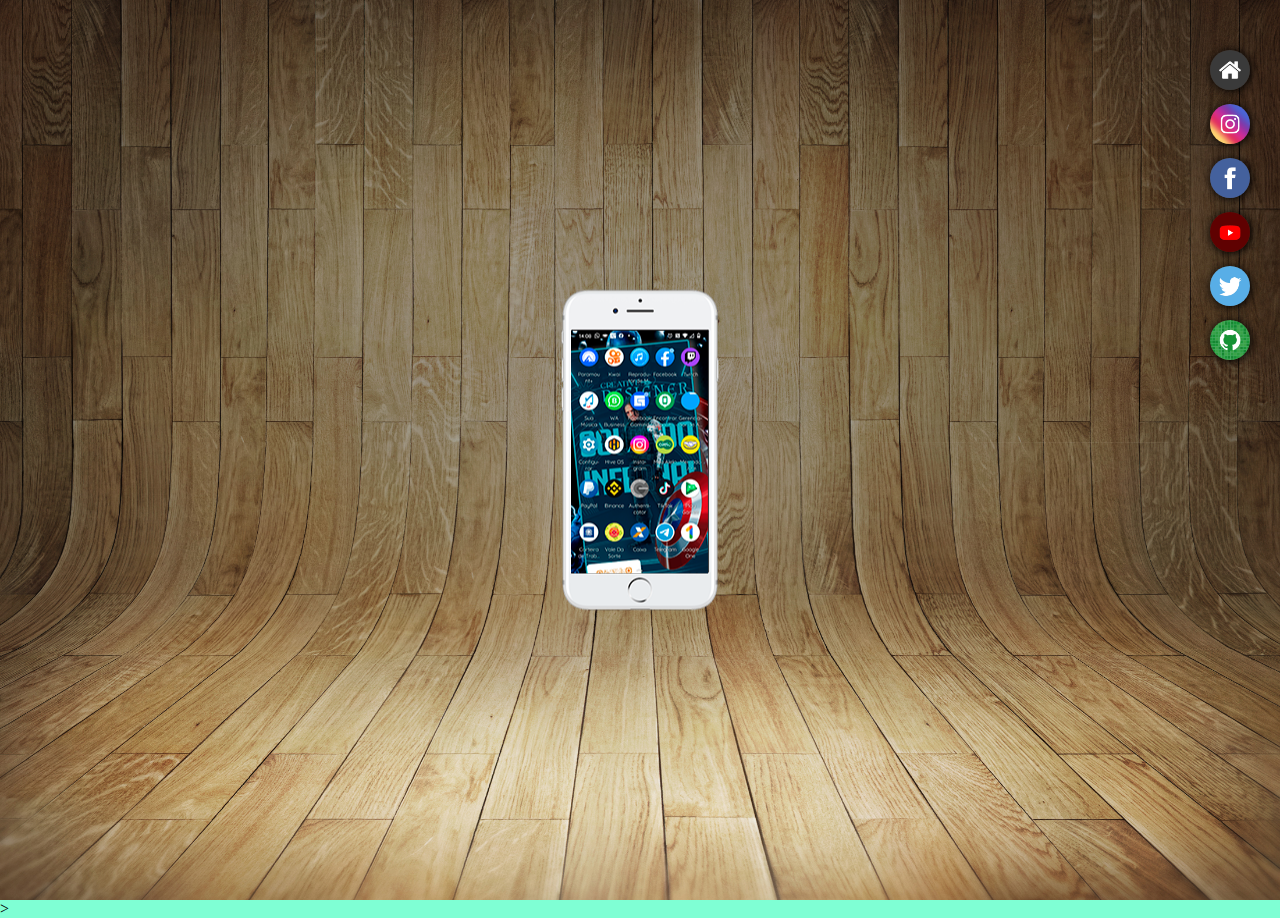
<file: index.html>
<!DOCTYPE html>
<html lang="pt-br">
<head>
    <meta charset="UTF-8">
    <meta http-equiv="X-UA-Compatible" content="IE=edge">
    <meta name="viewport" content="width=device-width, initial-scale=1.0">
    <title>redes sociais</title>
    <link rel="shortcut icon" href="favicon/favicon.ico" type="image/x-icon">
    <link rel="stylesheet" href="estilos/style.css">
</head>
<body>
    <main>
        <section id="telefone">

            <iframe src="home.html" name="tela" id="tela" frameborder="0"></iframe>
            
        </section>
        <section id="sociais">

            <a href="home.html" target="tela"><img src="imagens/logo-home.jpg" alt="home"></a><br>
            <a href="instagram.html" target="tela"><img src="imagens/logo-instagram.jpg" alt="instagram"></a><br>
            <a href="facebook.html" target="tela"><img src="imagens/logo-facebook.jpg" alt="facebook"></a><br>
            <a href="youtube.html" target="tela"><img src="imagens/logo-youtube.jpg" alt="youtube"></a><br>
            <a href="twitter.html" target="tela"><img src="imagens/logo-twitter.jpg" alt="twitter"></a><br>
            <a href="github.html" target="tela"><img src="imagens/logo-github.jpg" alt="github"></a>

        </section>
    </main>
    >
</body>
</html>
</file>
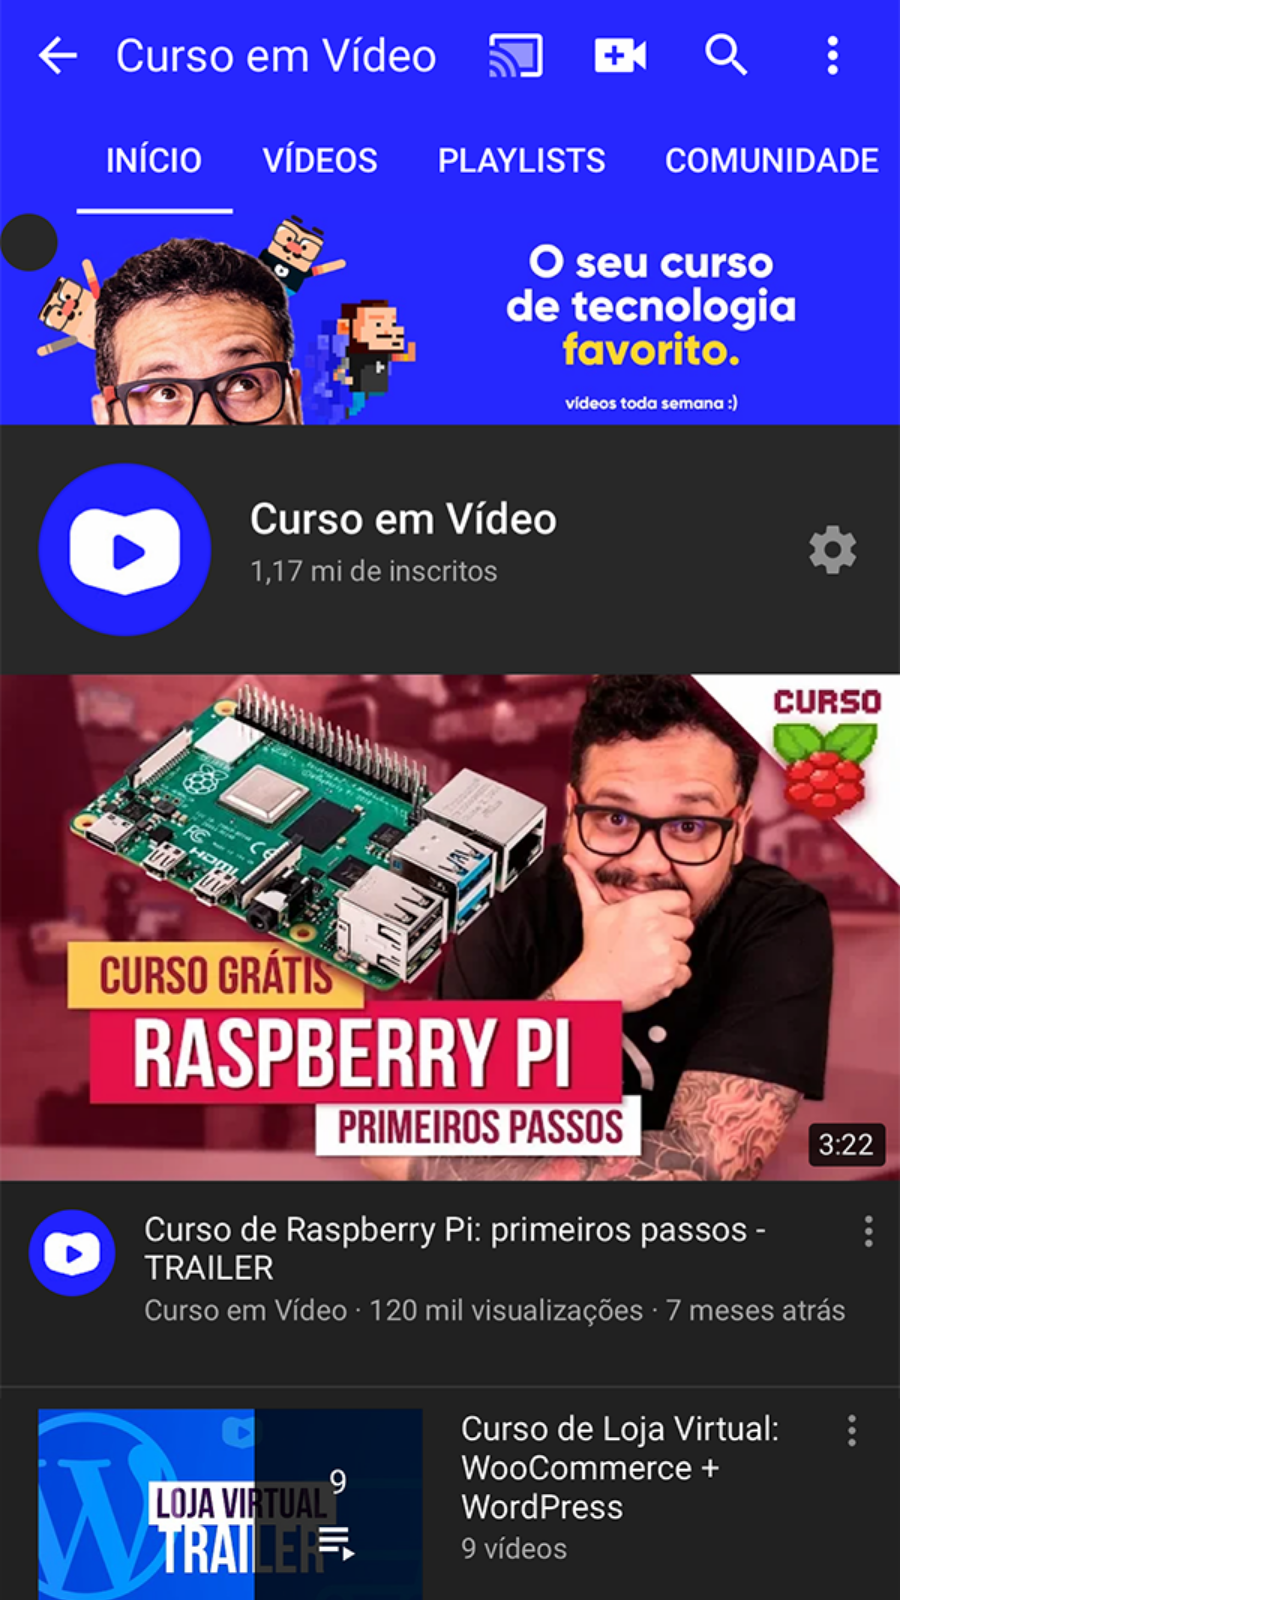
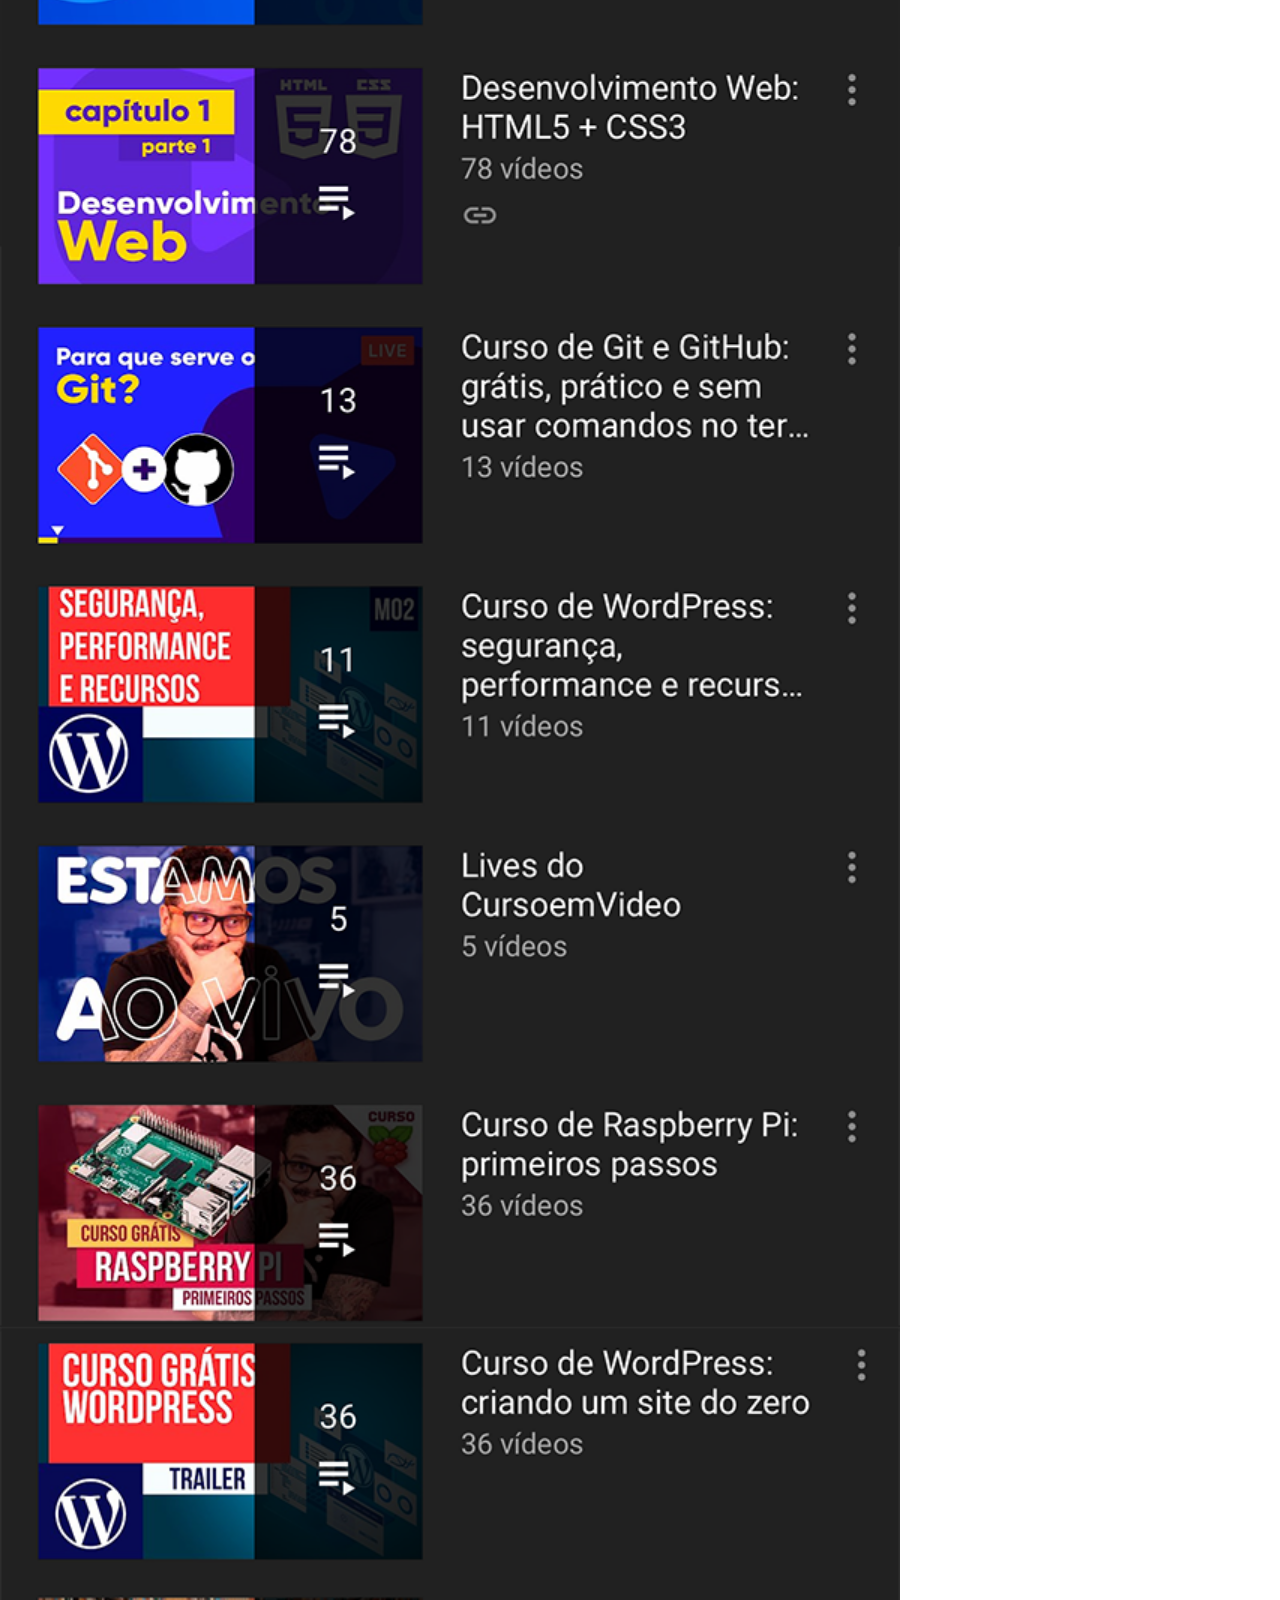
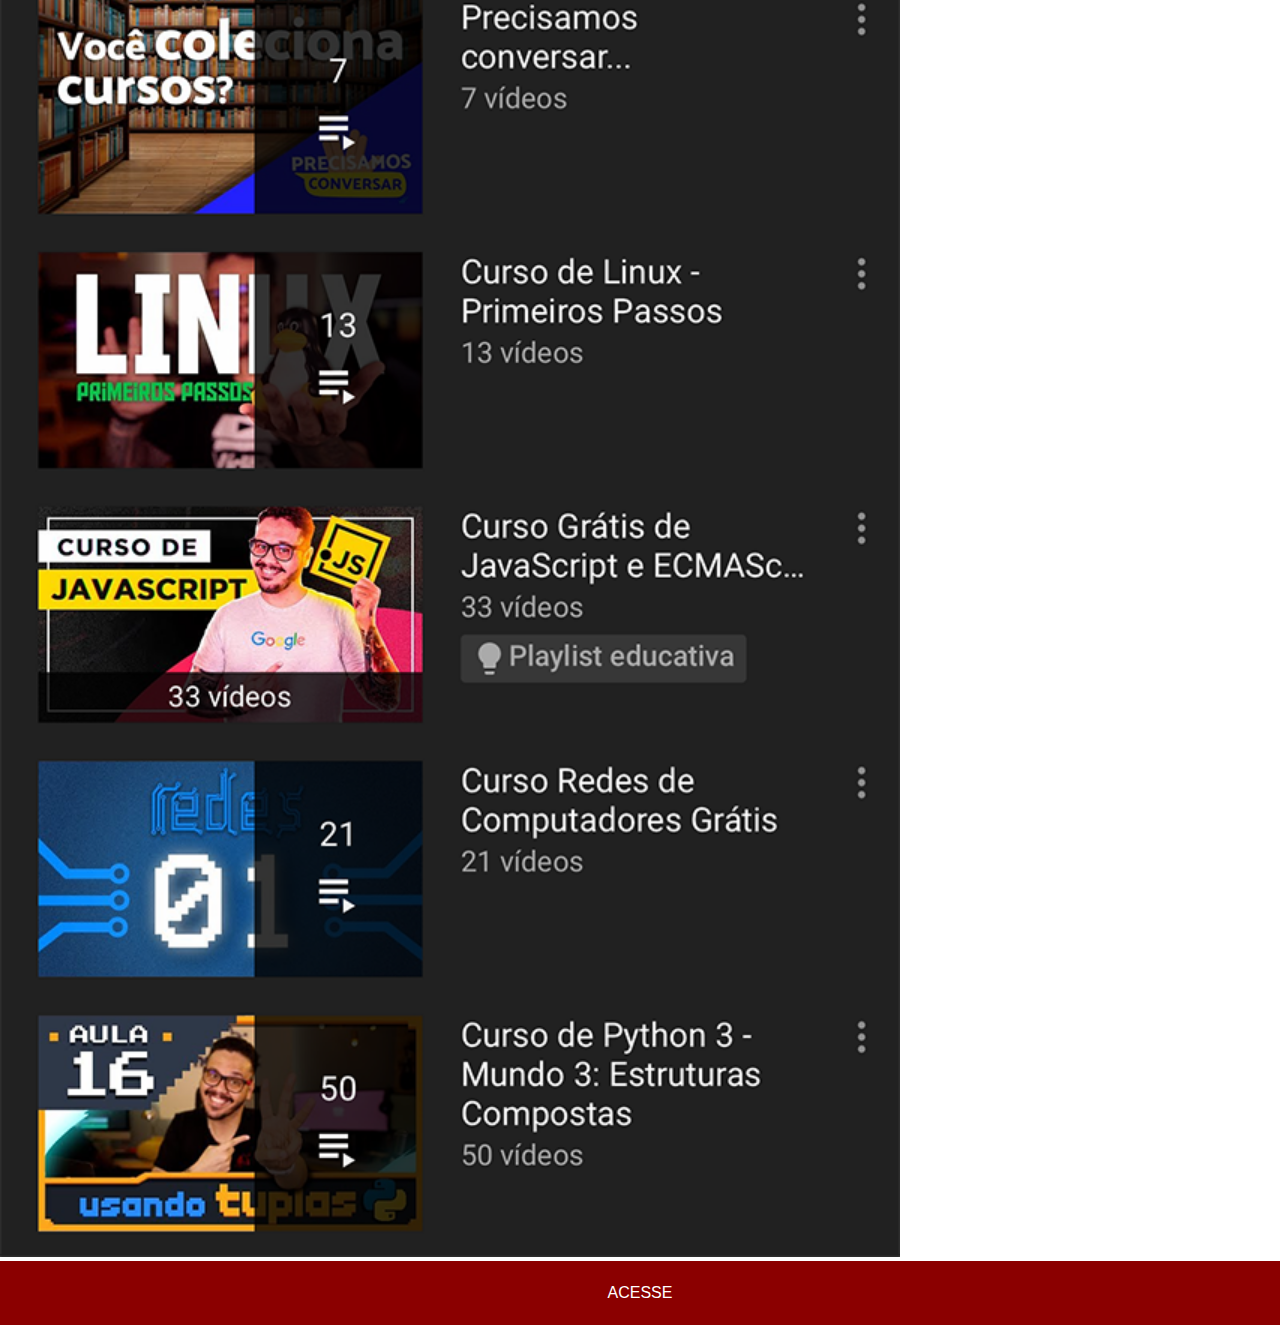
<file: facebook.html>
<!DOCTYPE html>
<html lang="pt-br">
<head>
    <meta charset="UTF-8">
    <meta http-equiv="X-UA-Compatible" content="IE=edge">
    <meta name="viewport" content="width=device-width, initial-scale=1.0">
    <title> instagram</title>
    <link rel="stylesheet" href="estilos/paginas.css">
</head>
<body>

        <img src="imagens/tela-youtube.png" alt="youtube">
        <a href="https://www.facebook.com/gustavoguanabara" target="_blank">ACESSE</a>

</body>
</html>
</file>
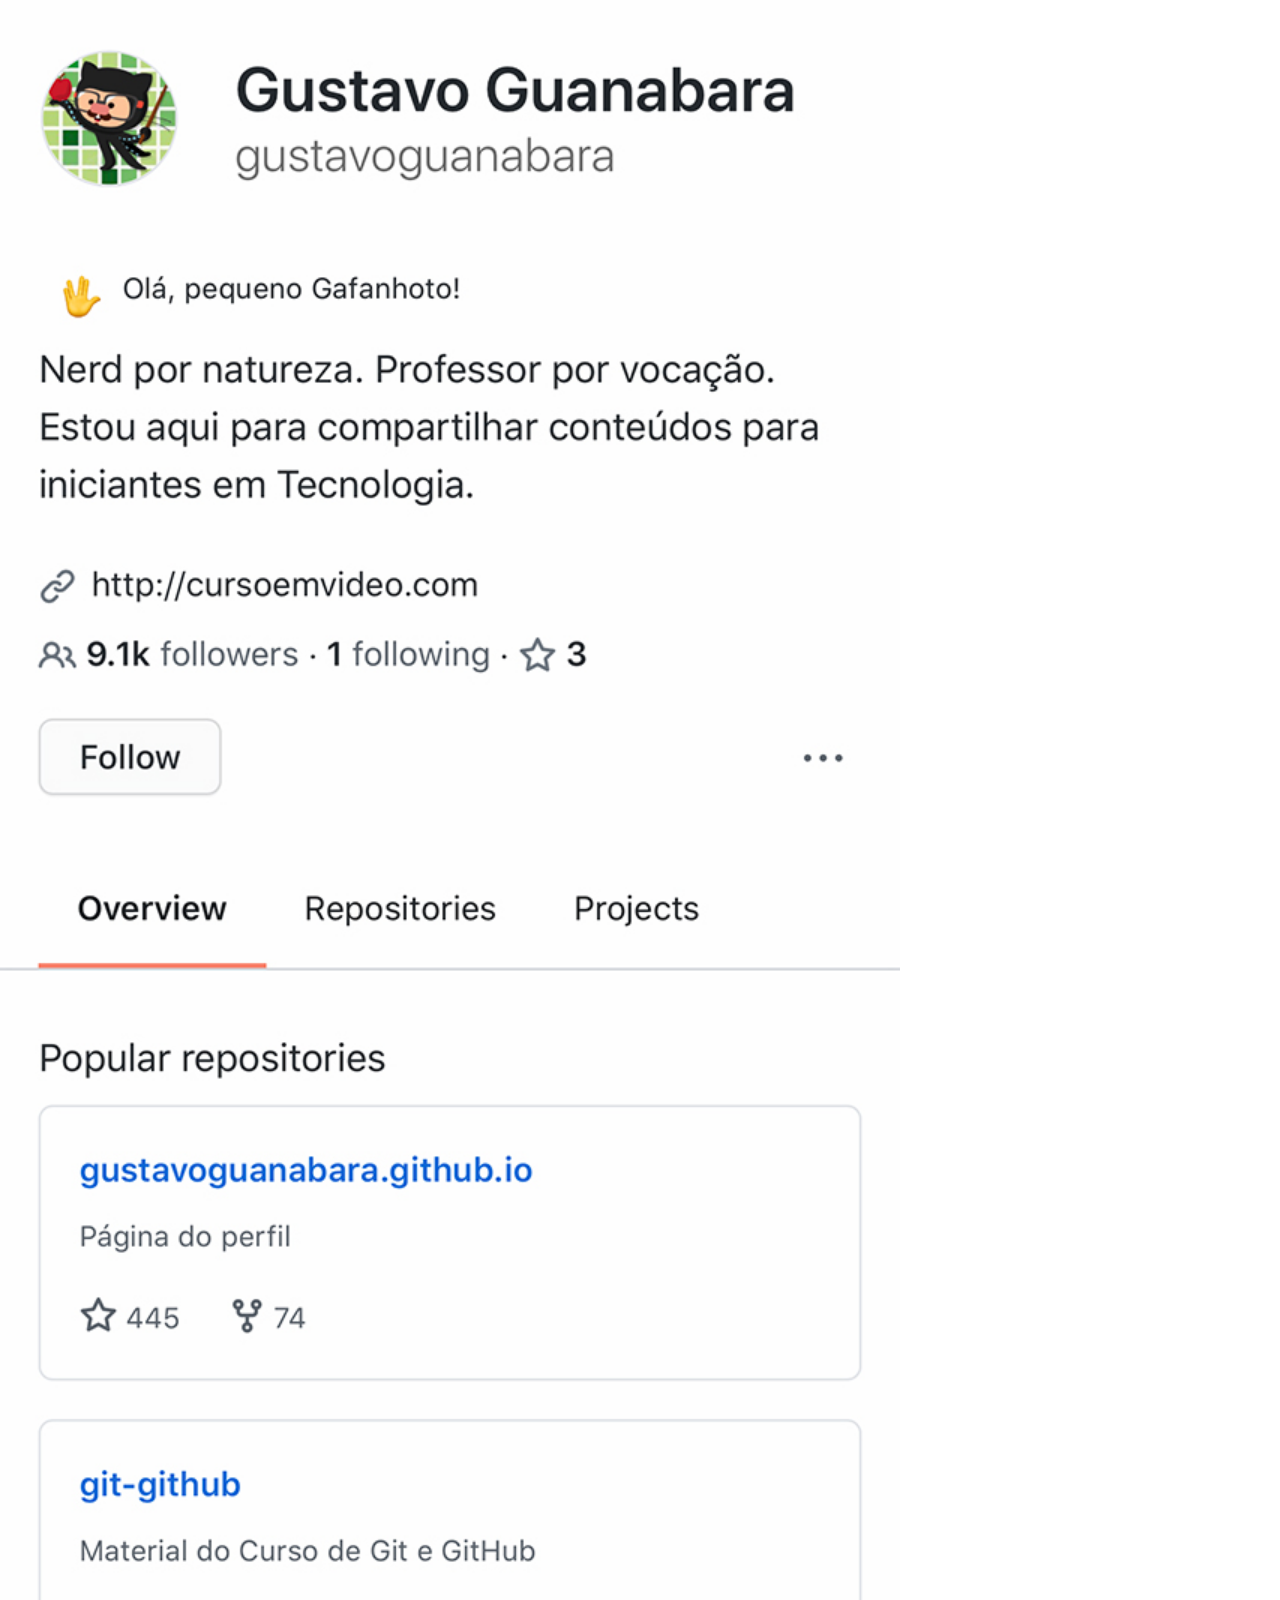
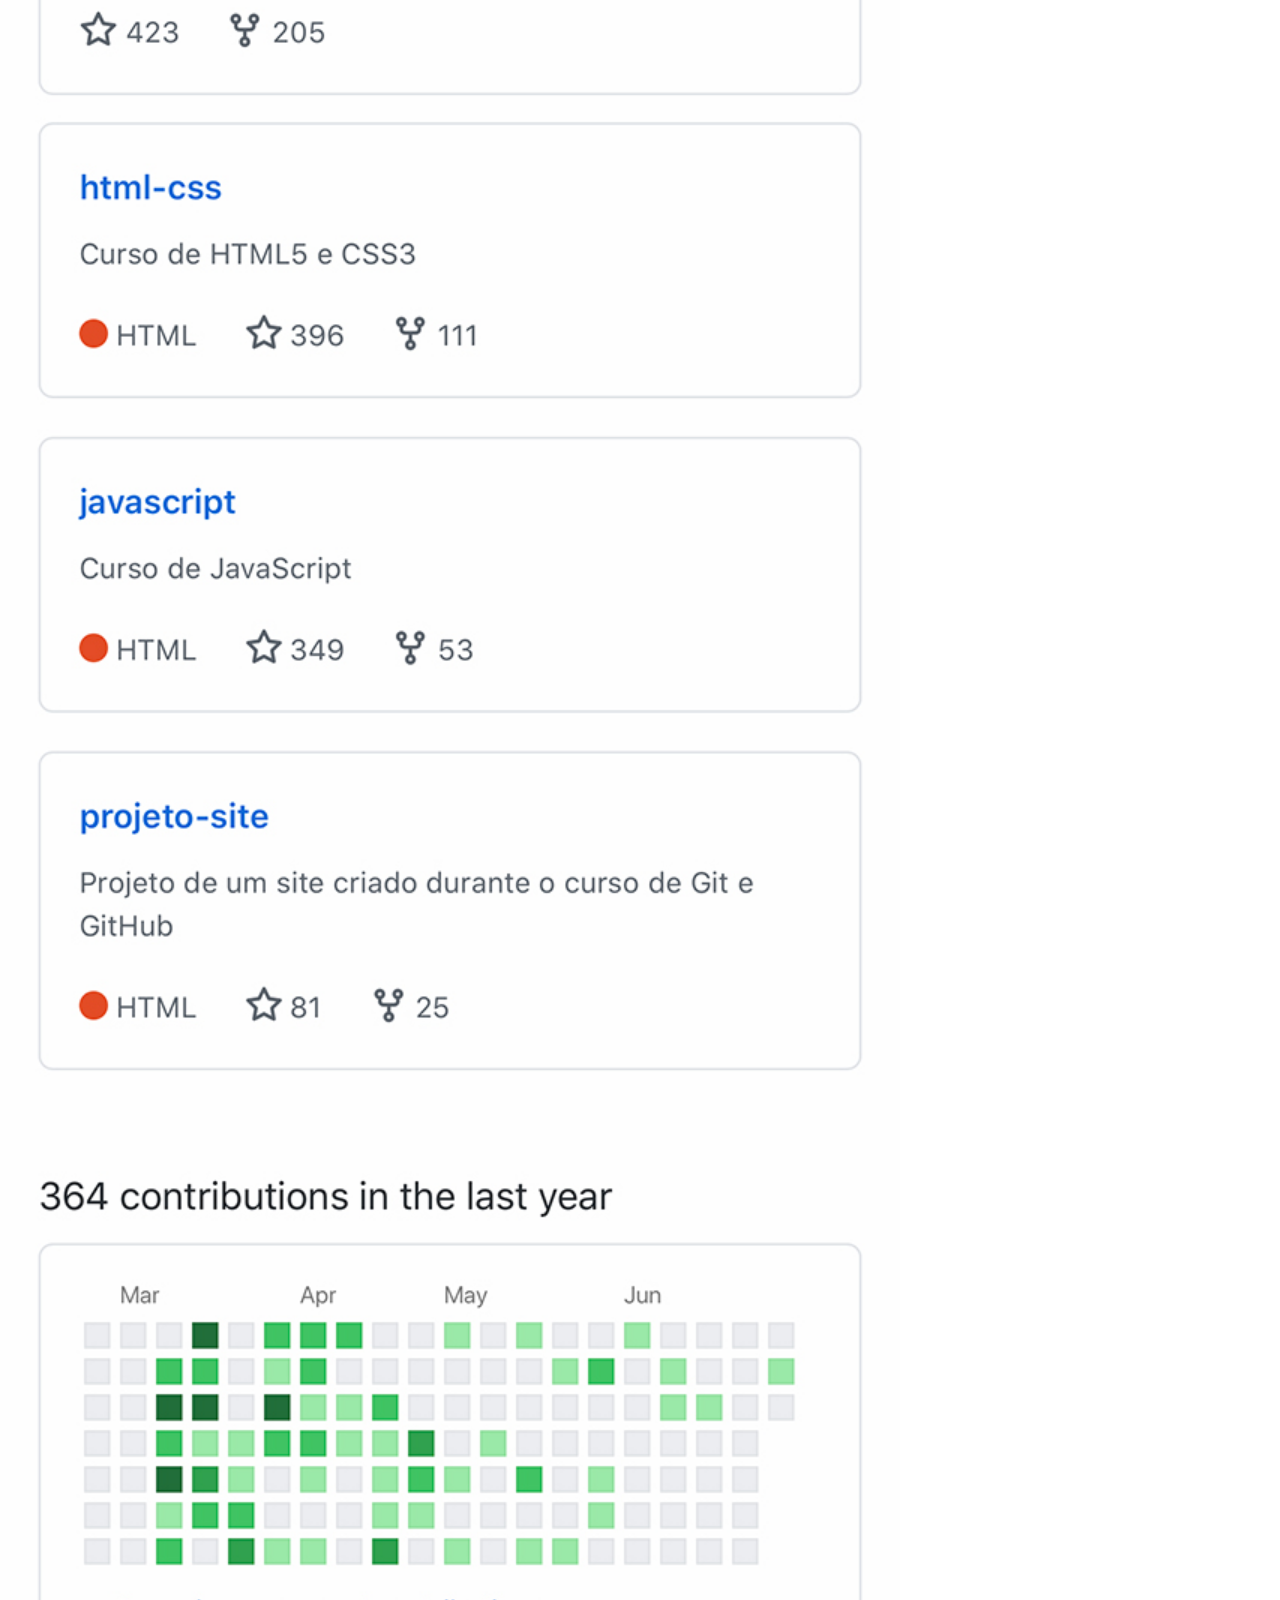
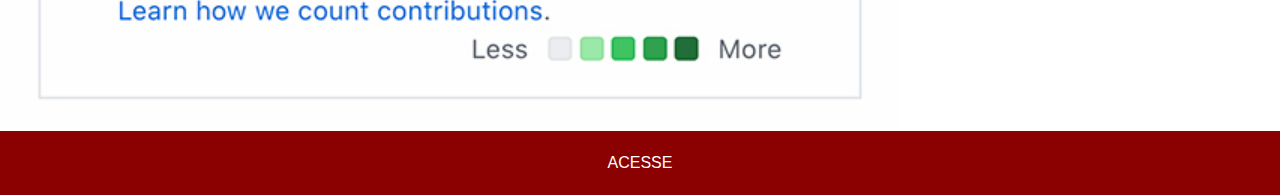
<file: github.html>
<!DOCTYPE html>
<html lang="pt-br">
<head>
    <meta charset="UTF-8">
    <meta http-equiv="X-UA-Compatible" content="IE=edge">
    <meta name="viewport" content="width=device-width, initial-scale=1.0">
    <title> instagram</title>
    <link rel="stylesheet" href="estilos/paginas.css">
</head>
<body>

        <img src="imagens/tela-github.jpg" alt="github">
        <a href="https://github.com/gustavoguanabara" target="_blank">ACESSE</a>

</body>
</html>
</file>
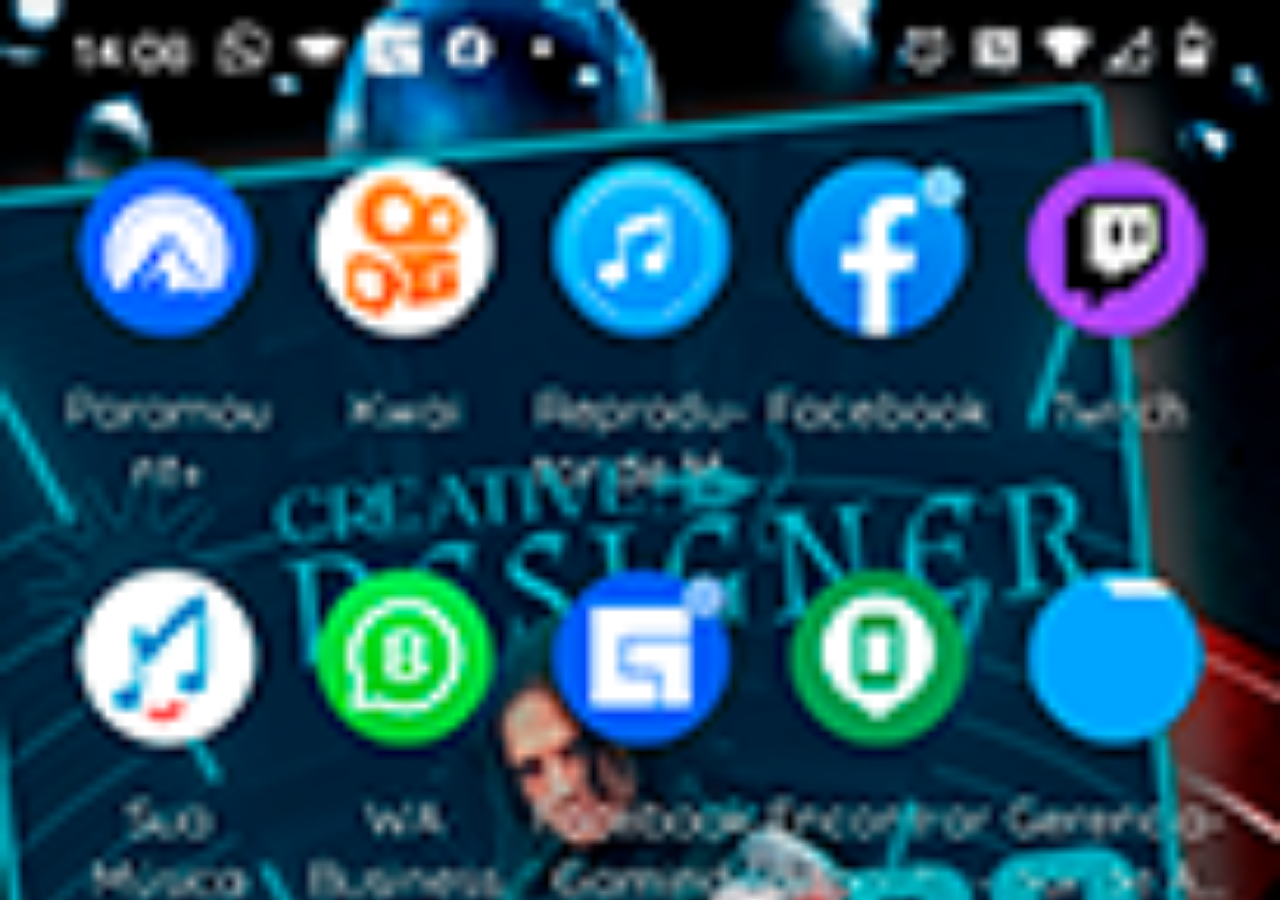
<file: home.html>
<!DOCTYPE html>
<html lang="pt-br">
<head>
    <meta charset="UTF-8">
    <meta http-equiv="X-UA-Compatible" content="IE=edge">
    <meta name="viewport" content="width=device-width, initial-scale=1.0">
    <title> home</title>
    <style>
        *{
            margin: 0%;
            padding: 0%;
        }
        body{
            height: 100vh;
            width: 100vw;
            background: black url('imagens/tela-home.png') no-repeat top center;
            background-size: cover;
        }
    </style>
</head>
<body>

</body>
</html>
</file>
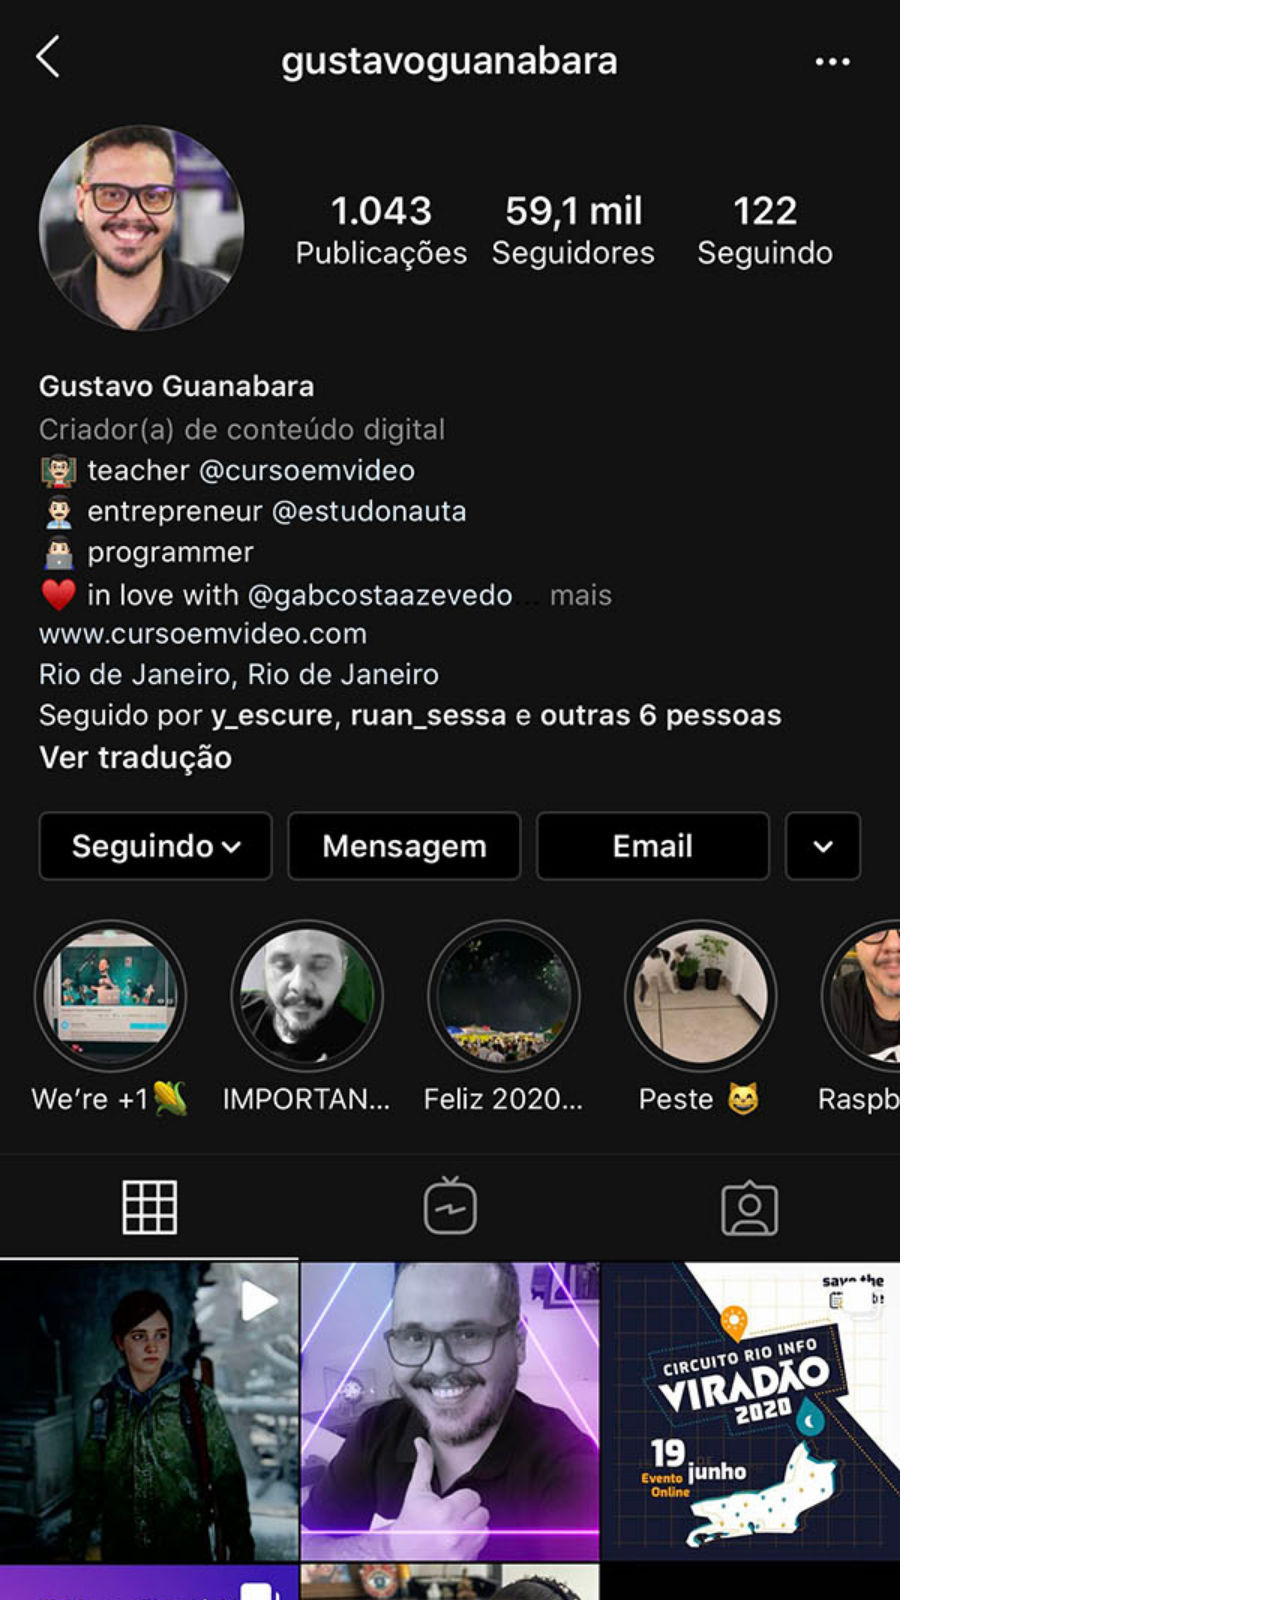
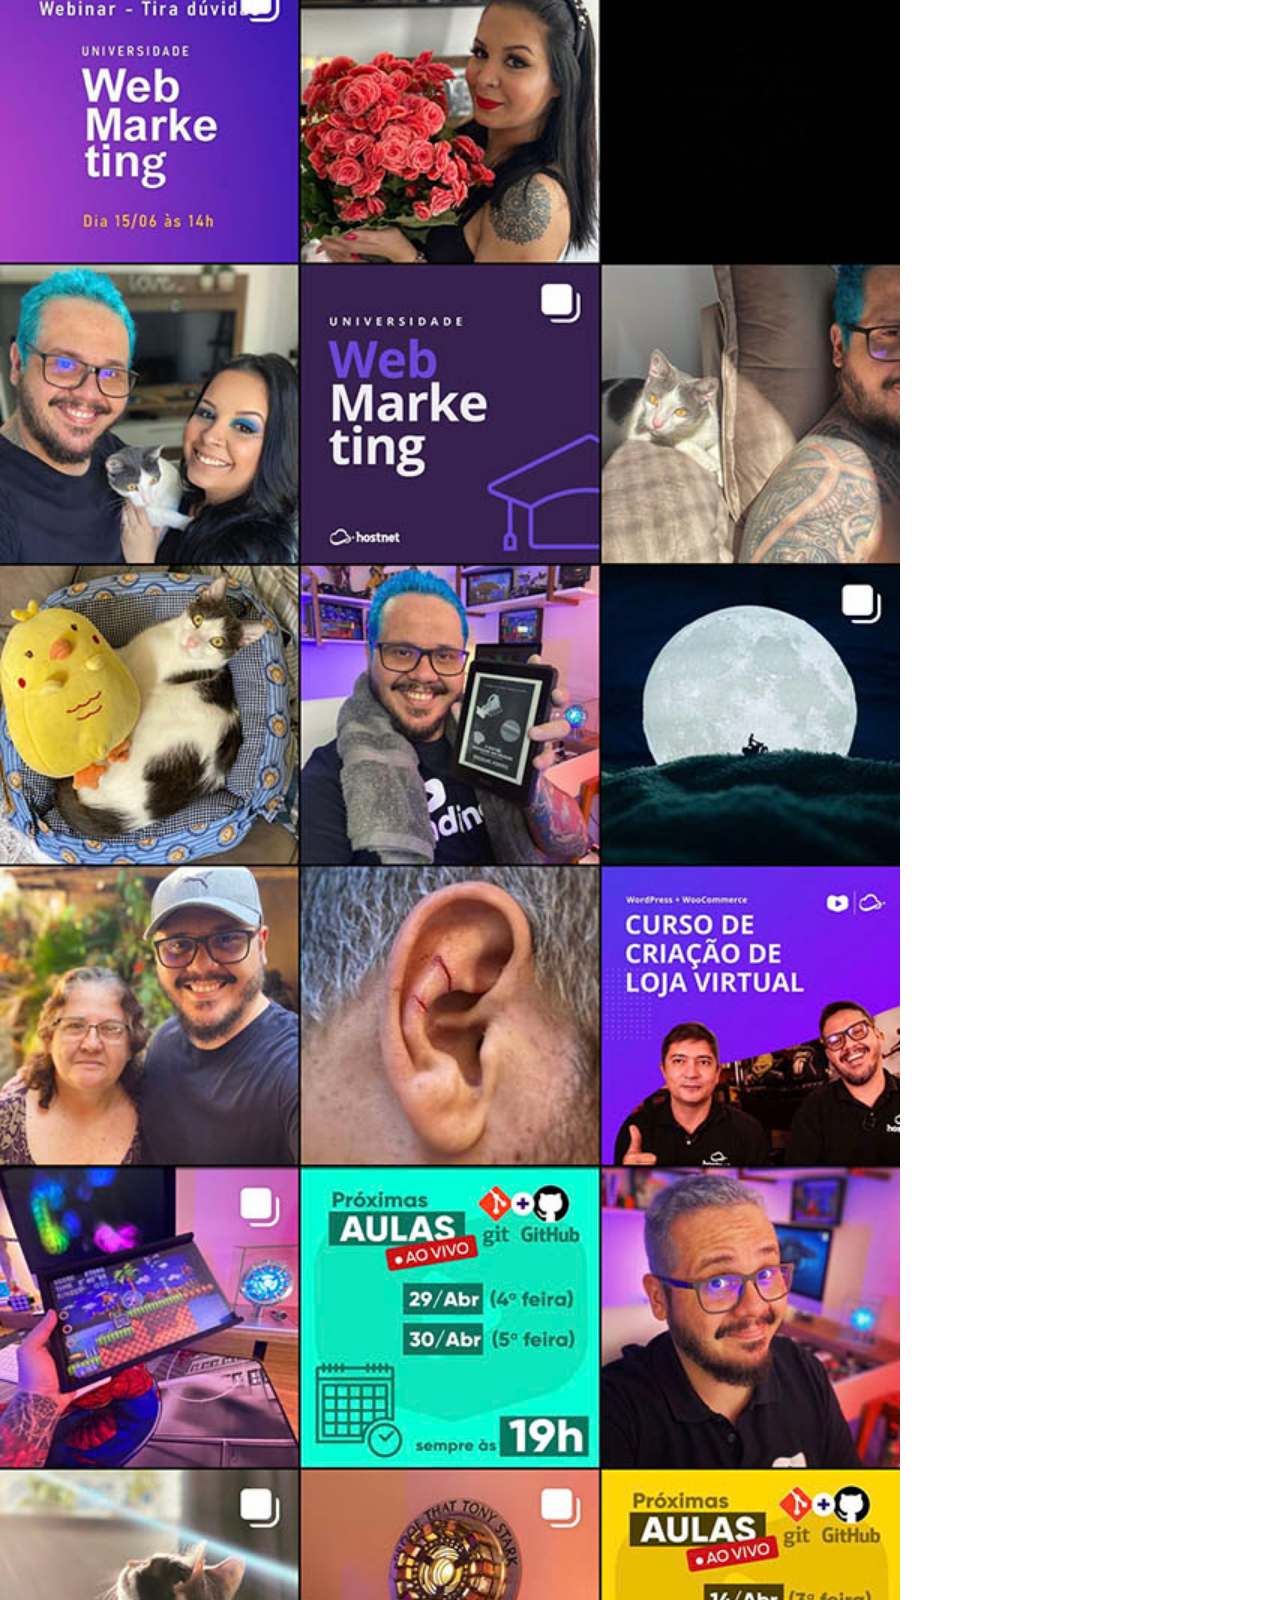
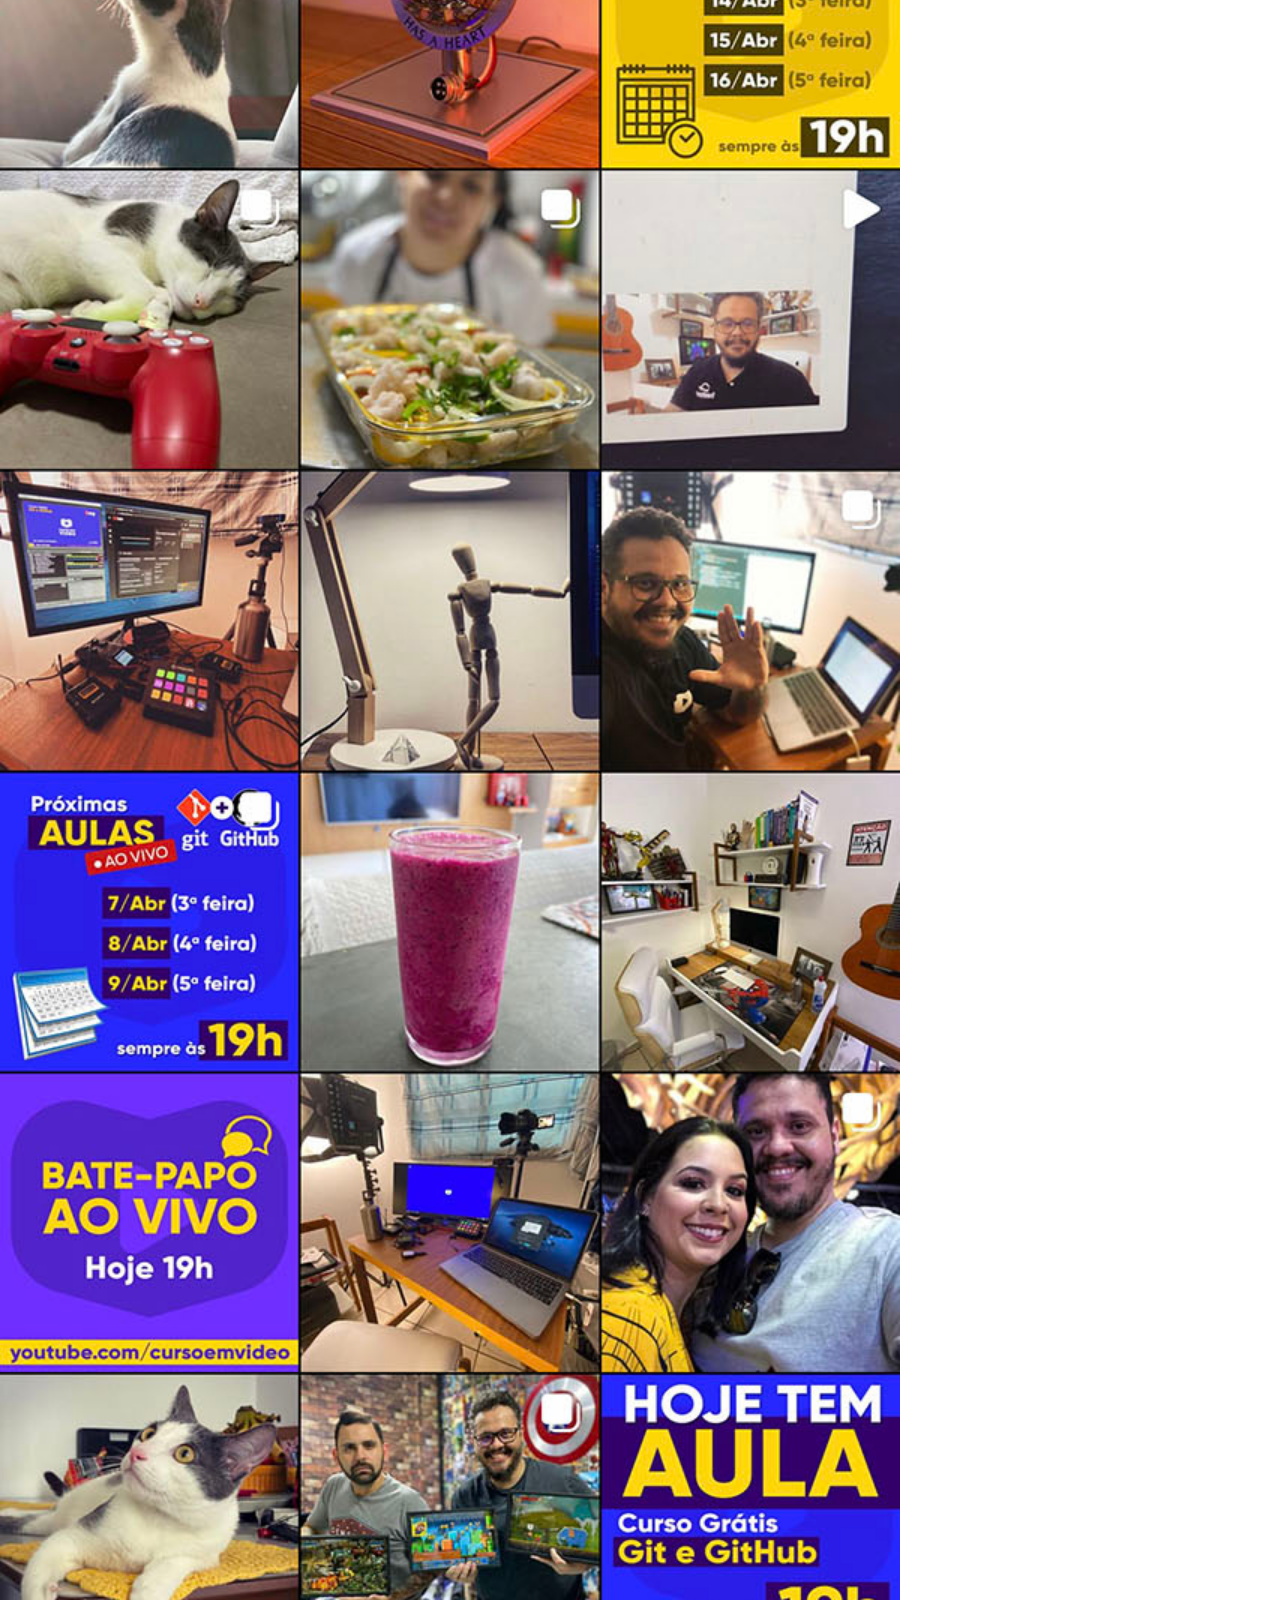
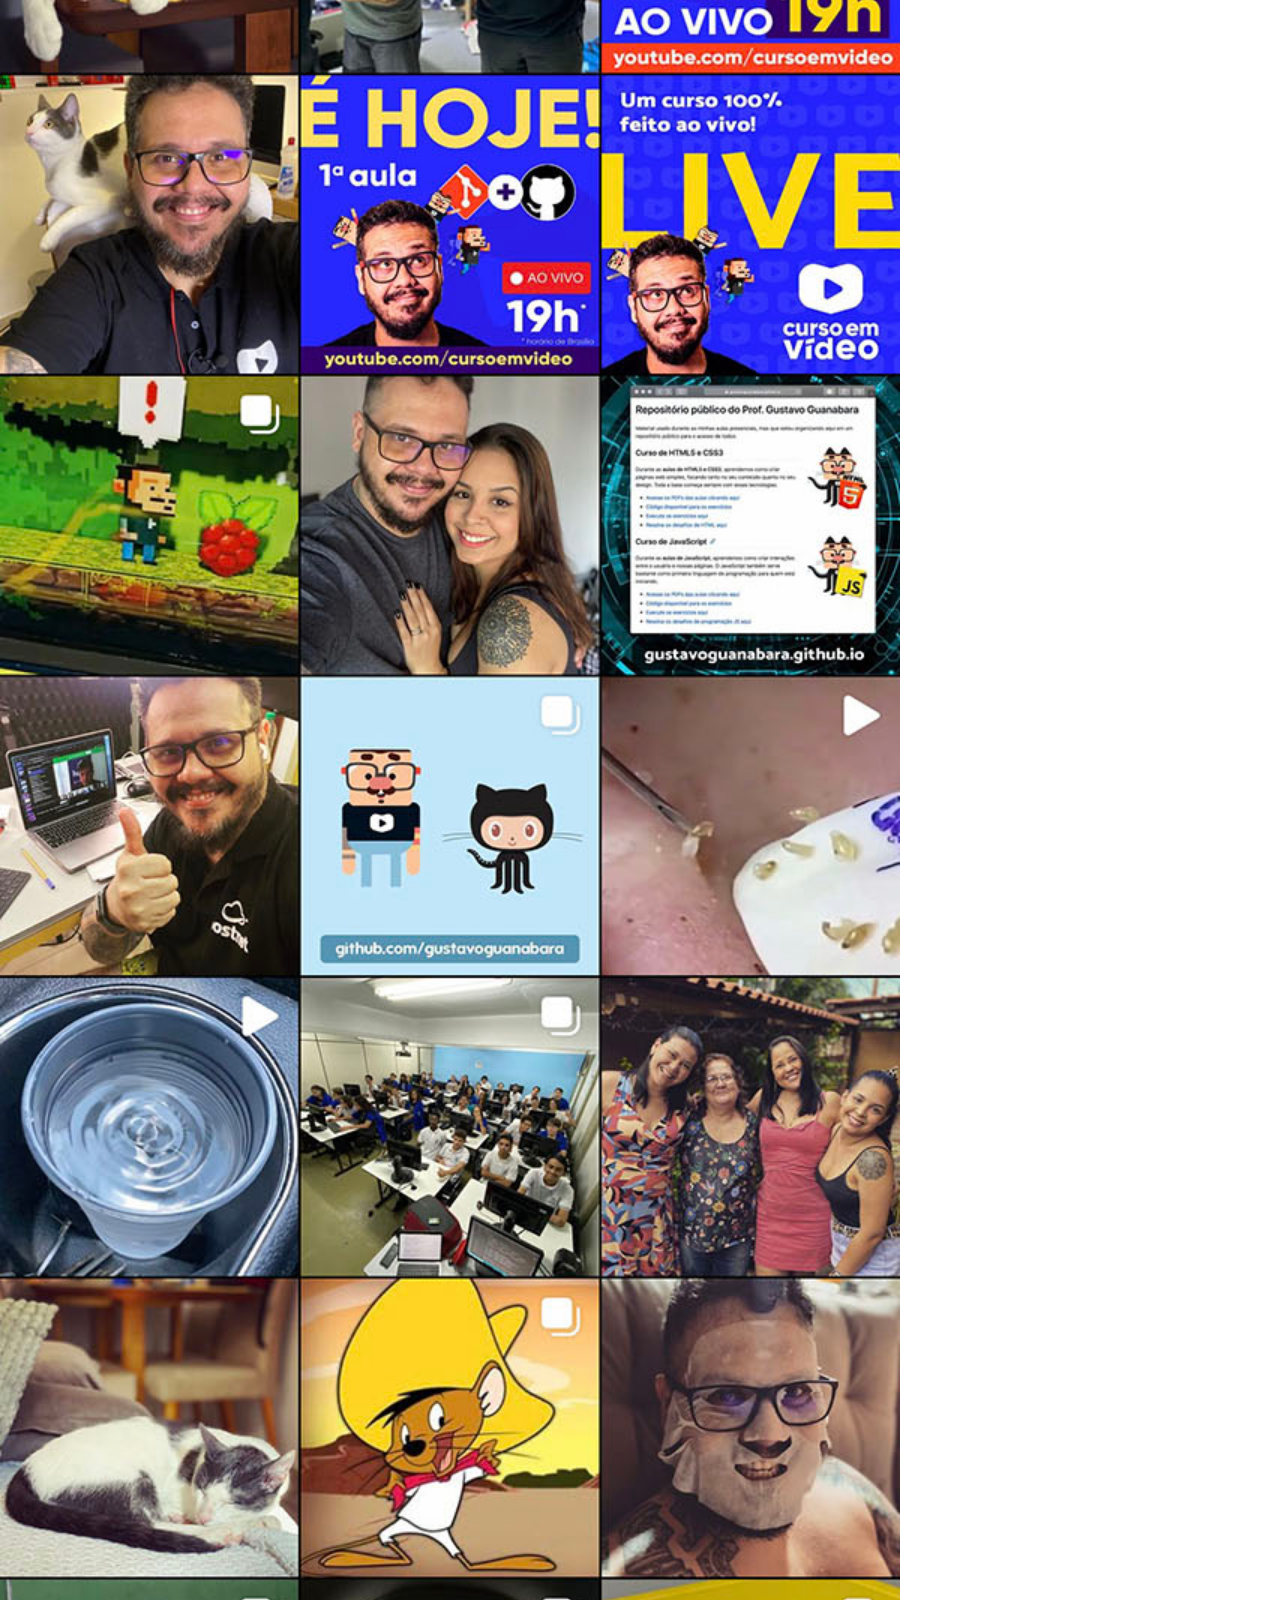
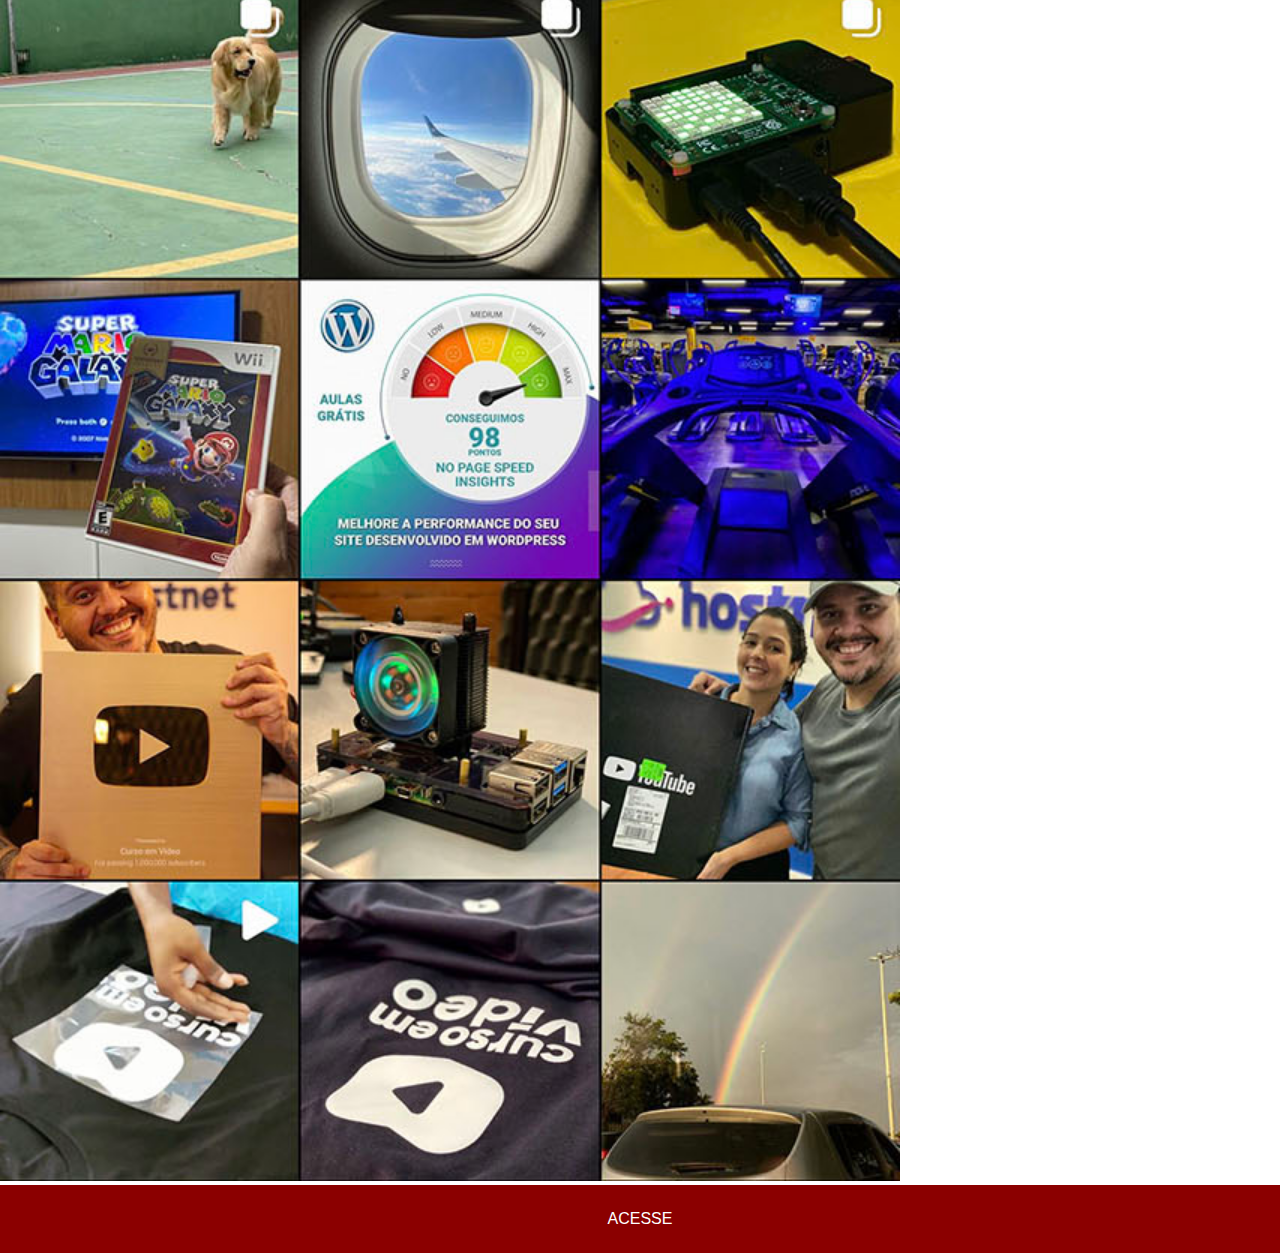
<file: instagram.html>
<!DOCTYPE html>
<html lang="pt-br">
<head>
    <meta charset="UTF-8">
    <meta http-equiv="X-UA-Compatible" content="IE=edge">
    <meta name="viewport" content="width=device-width, initial-scale=1.0">
    <title> instagram</title>
    <style>
        *{
            margin: 0%;
            padding: 0%;
            font-family: Arial, Helvetica, sans-serif;
        }
        ::-webkit-scrollbar{
            width: 0px;
            height: 0px;
        }
        img{
            width: 100vh;
        }
        a{
            display: block;
            background-color: darkred;
            color: white;
            padding: 25px;
            text-align: center;
            text-decoration: none;
        }
        
    </style>
</head>
<body>

        <img src="imagens/tela-instagram.jpg" alt="instagram">
        <a href="https://www.instagram.com/gustavoguanabara/" target="_blank">ACESSE</a>

</body>
</html>
</file>
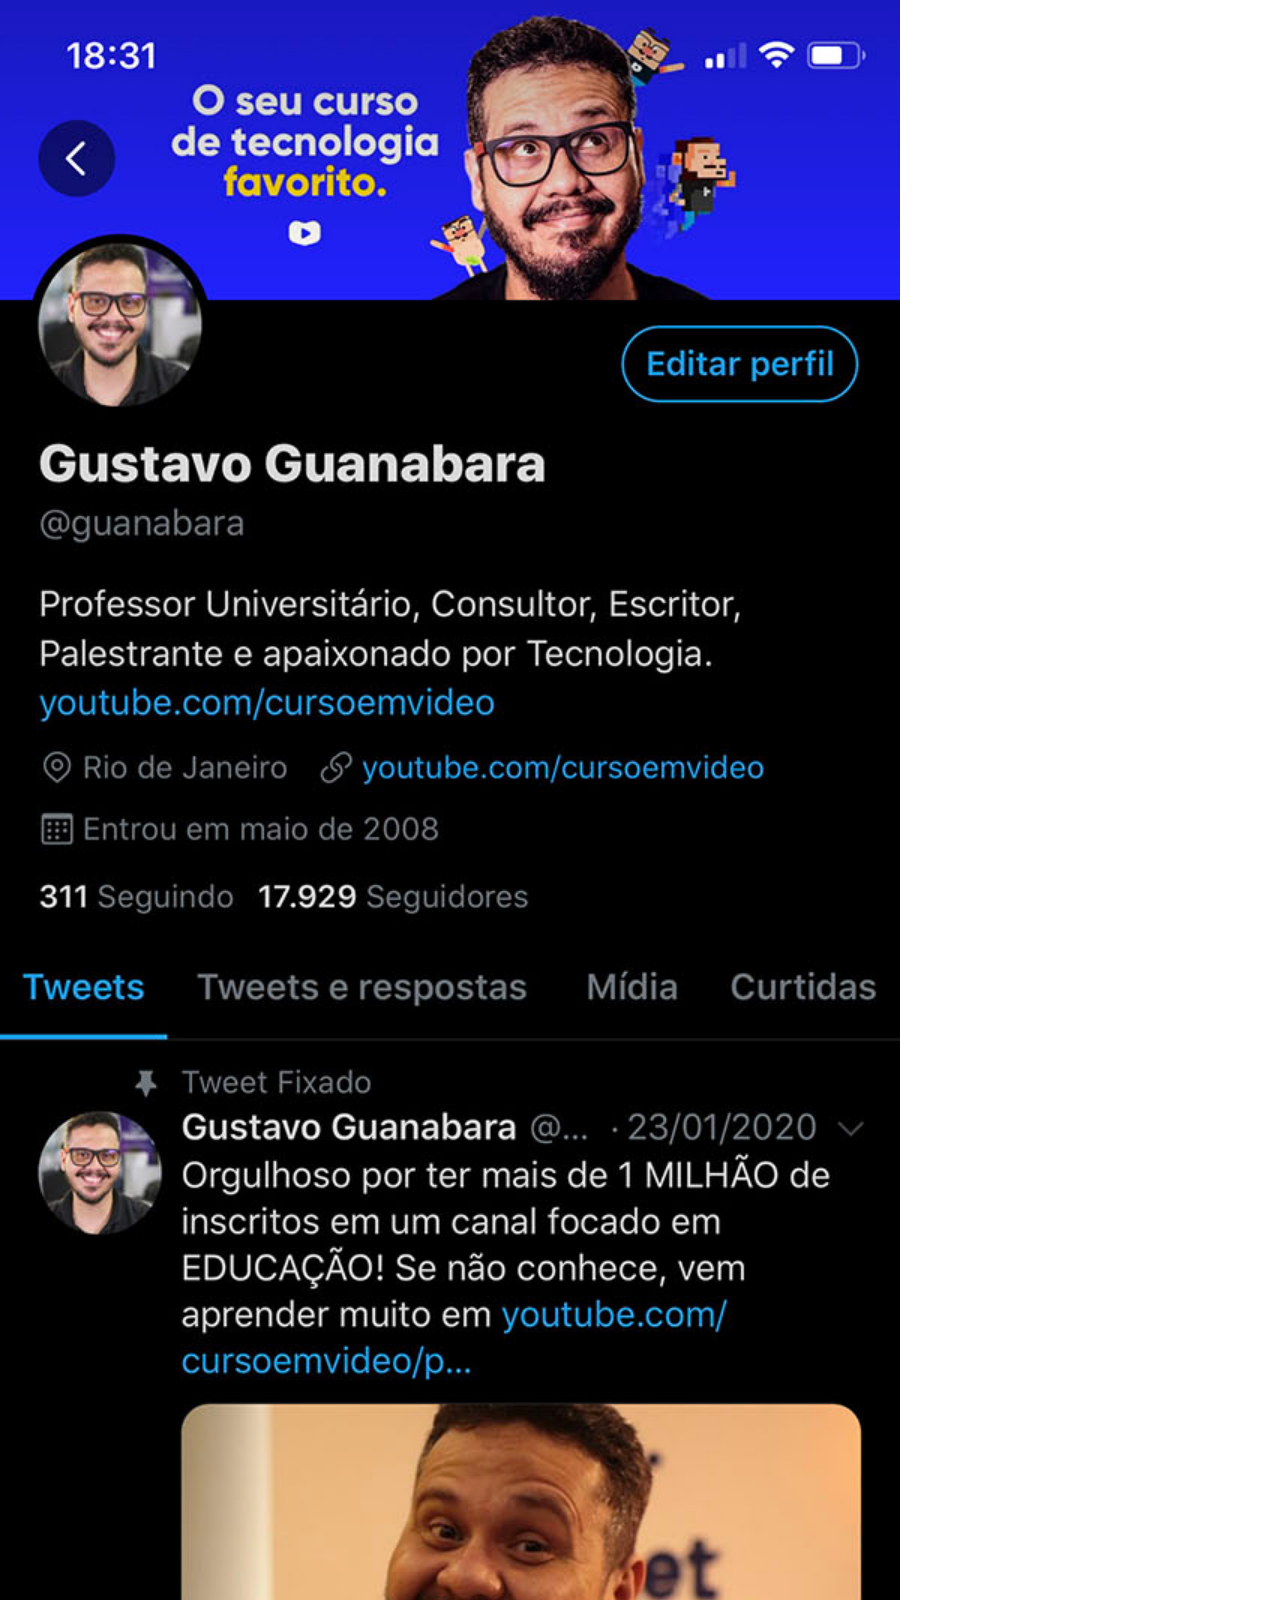
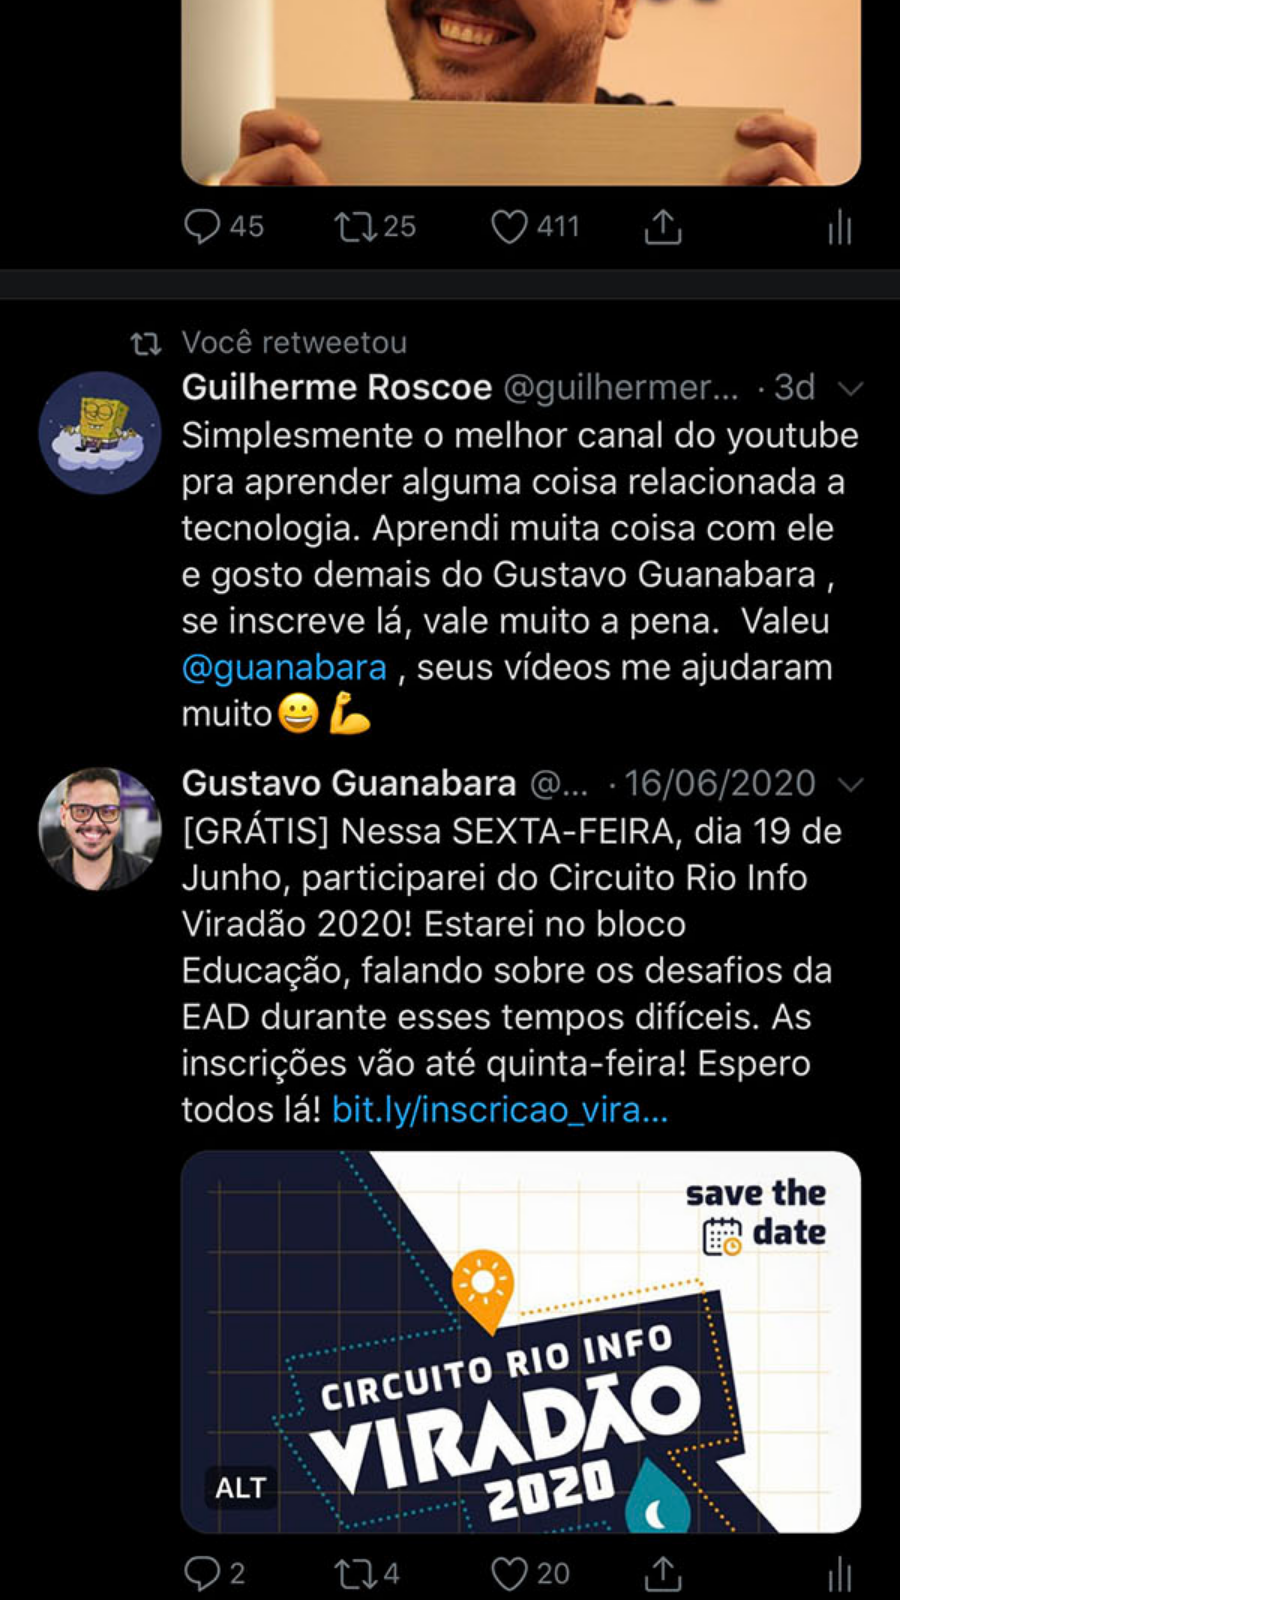
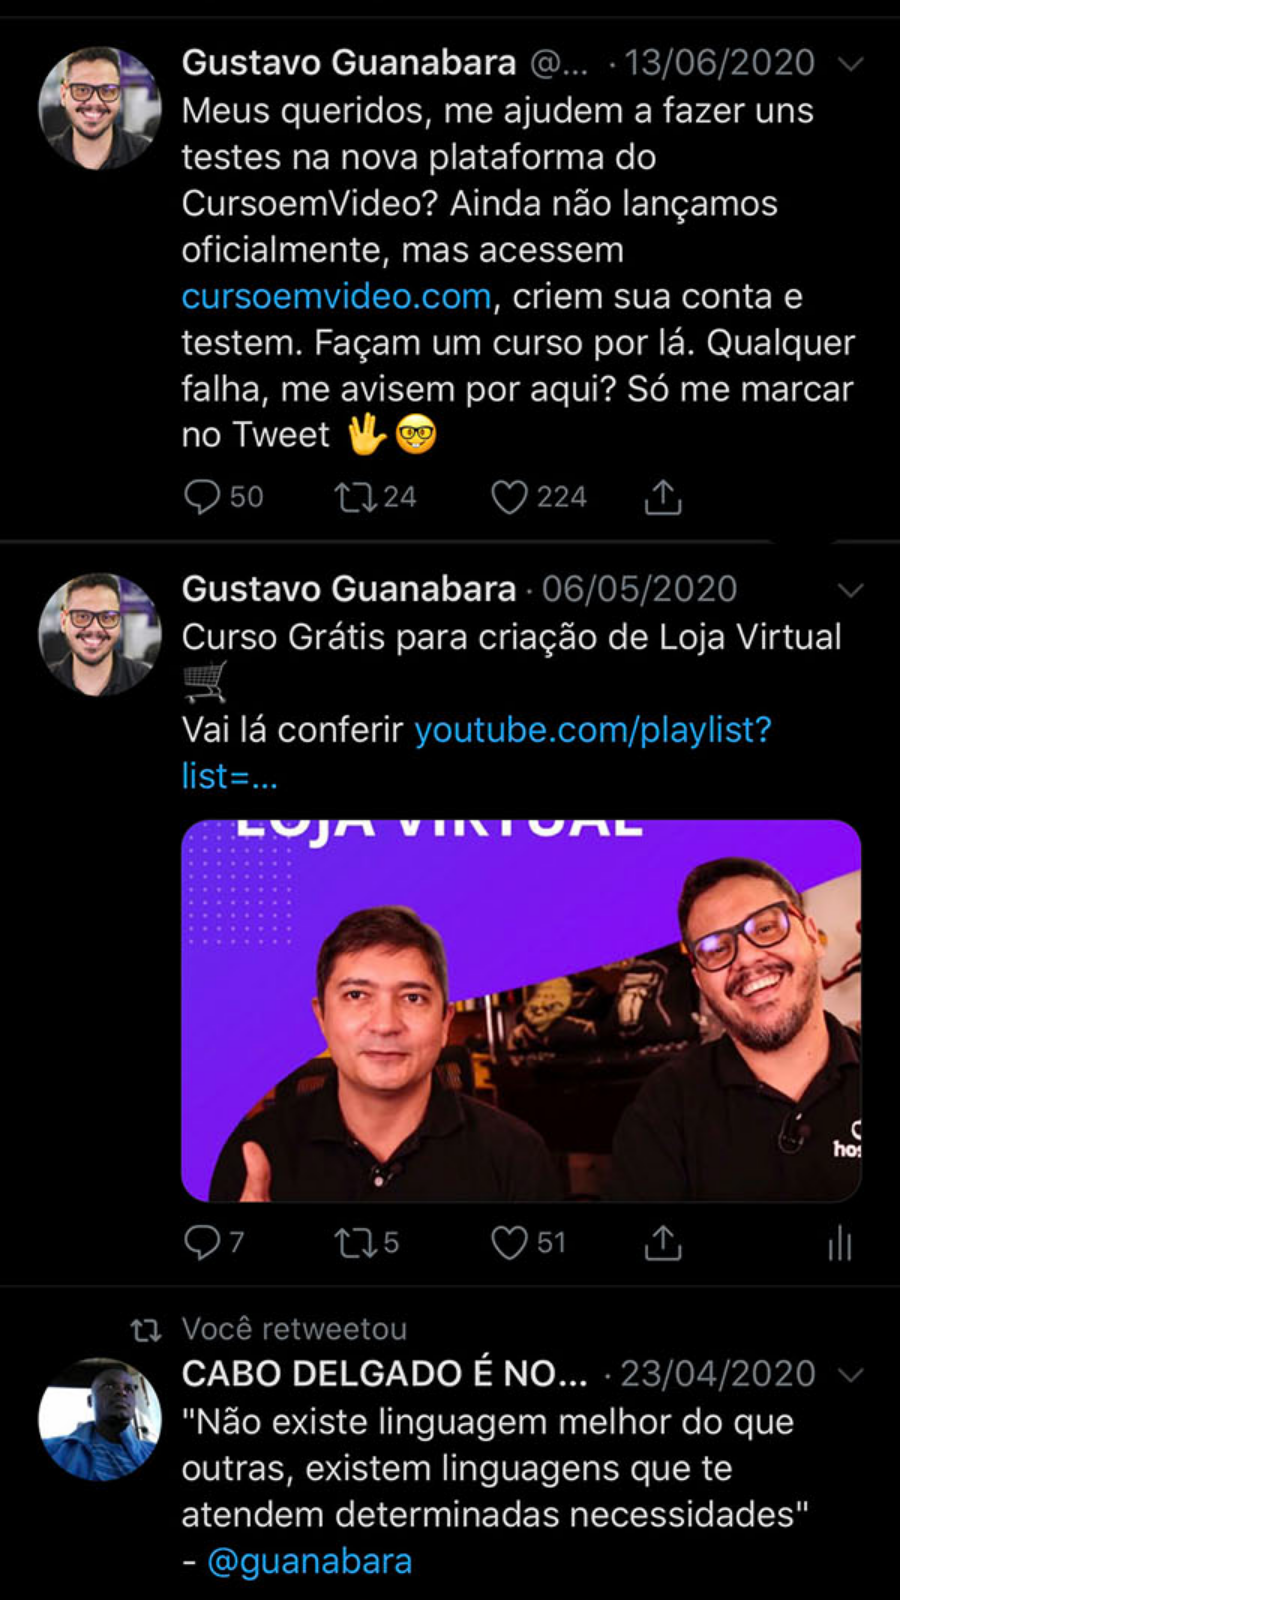
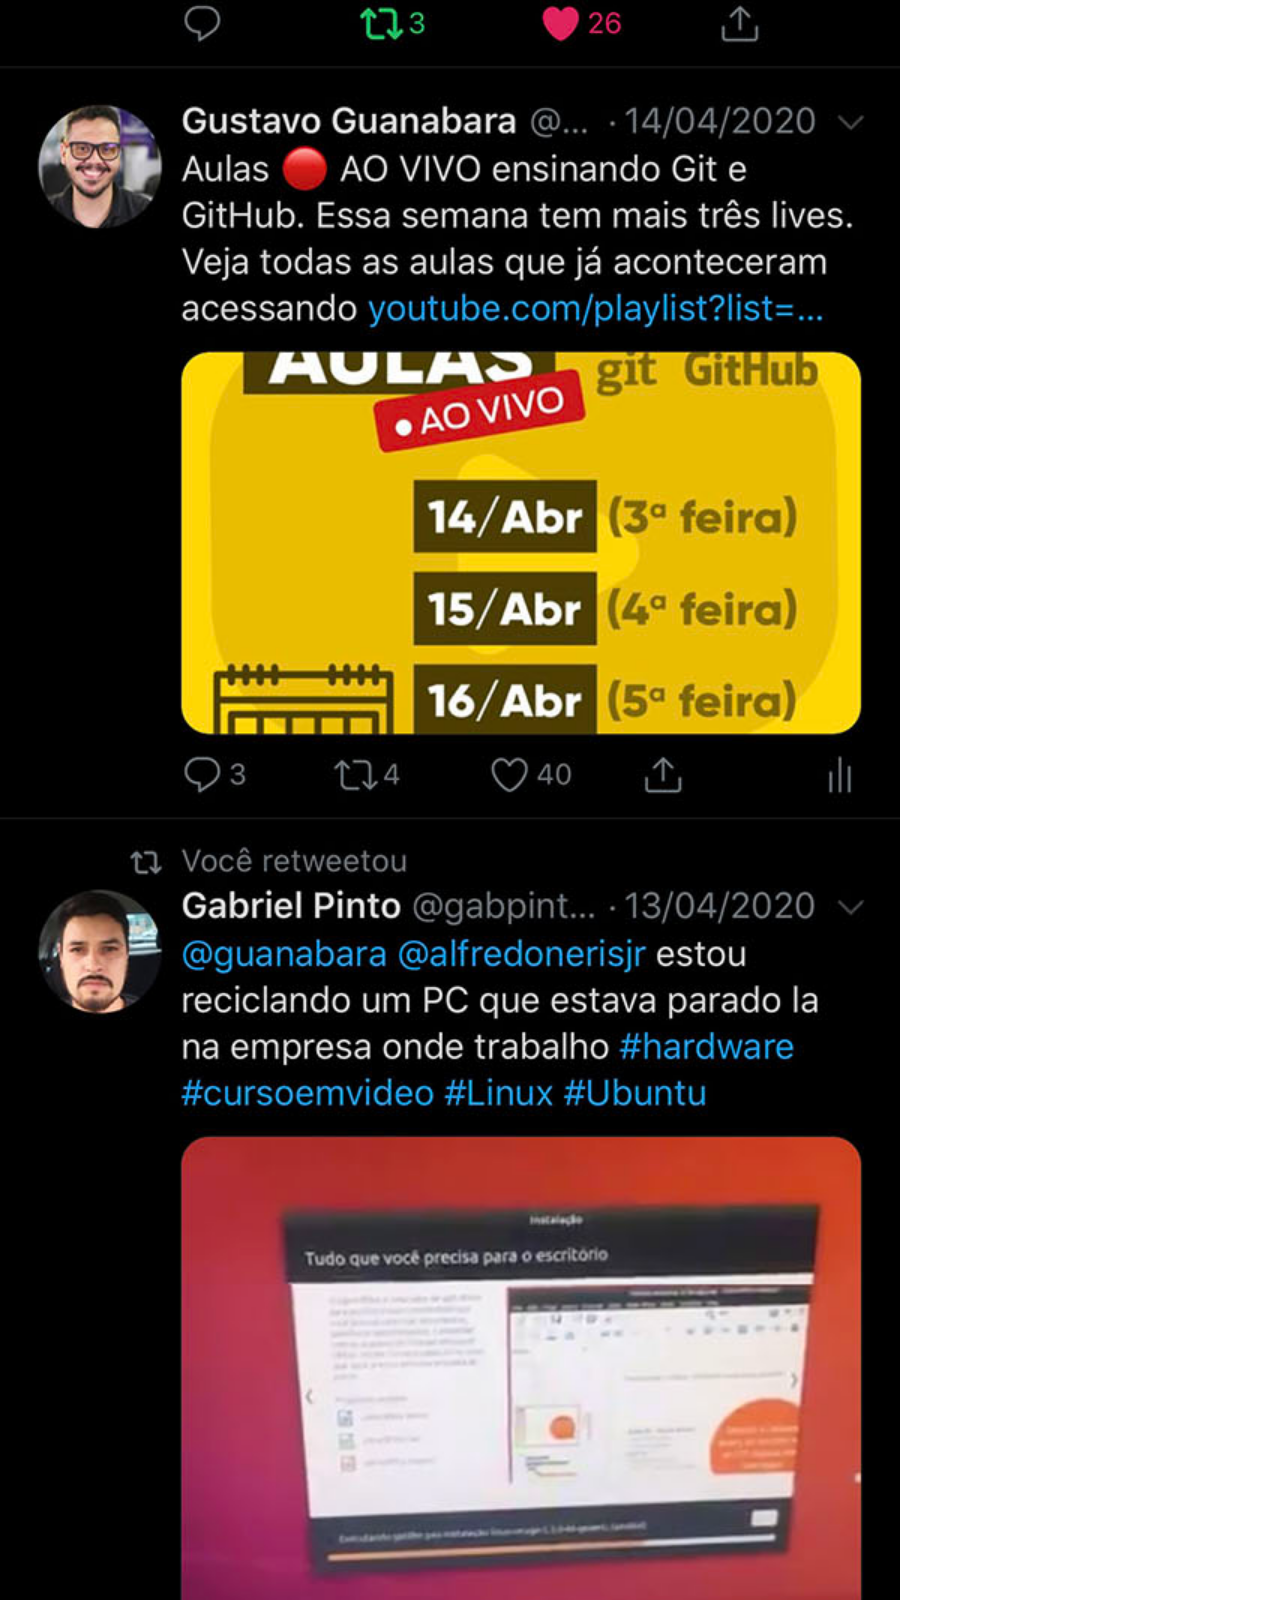
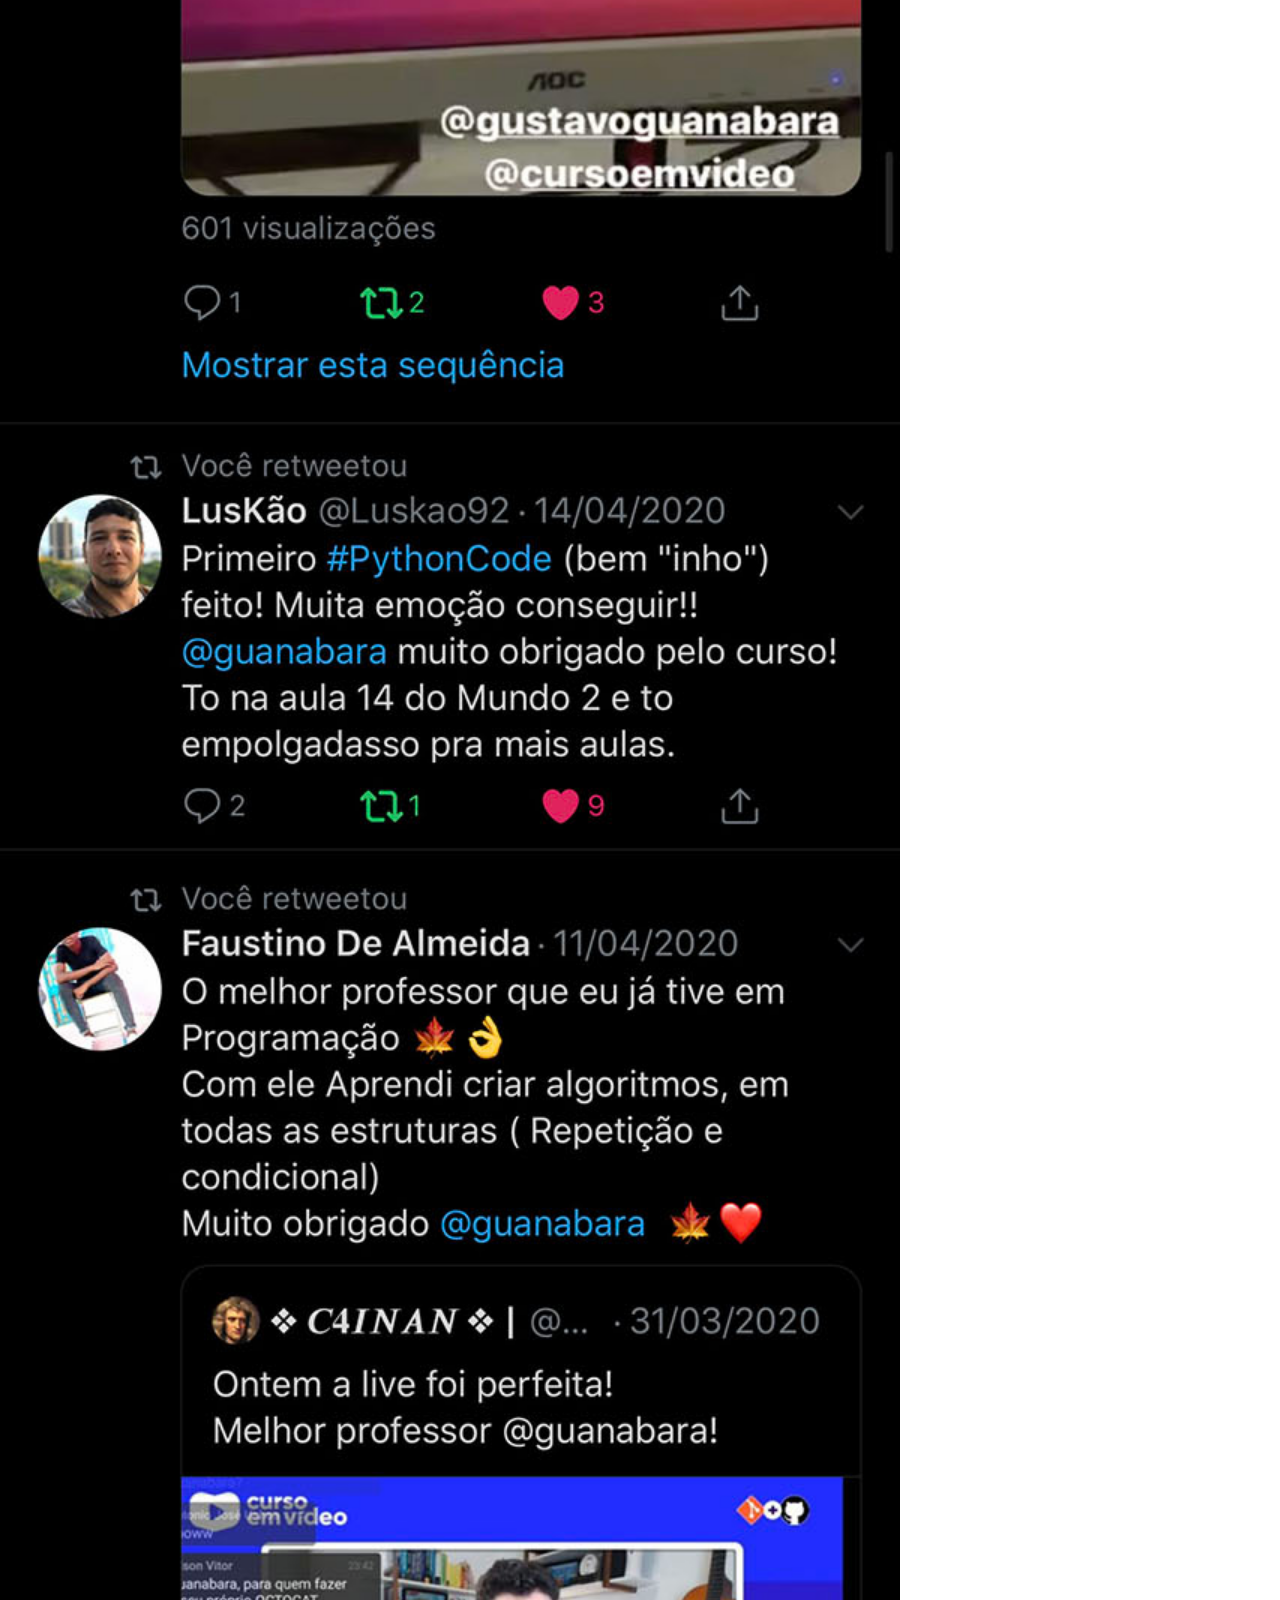
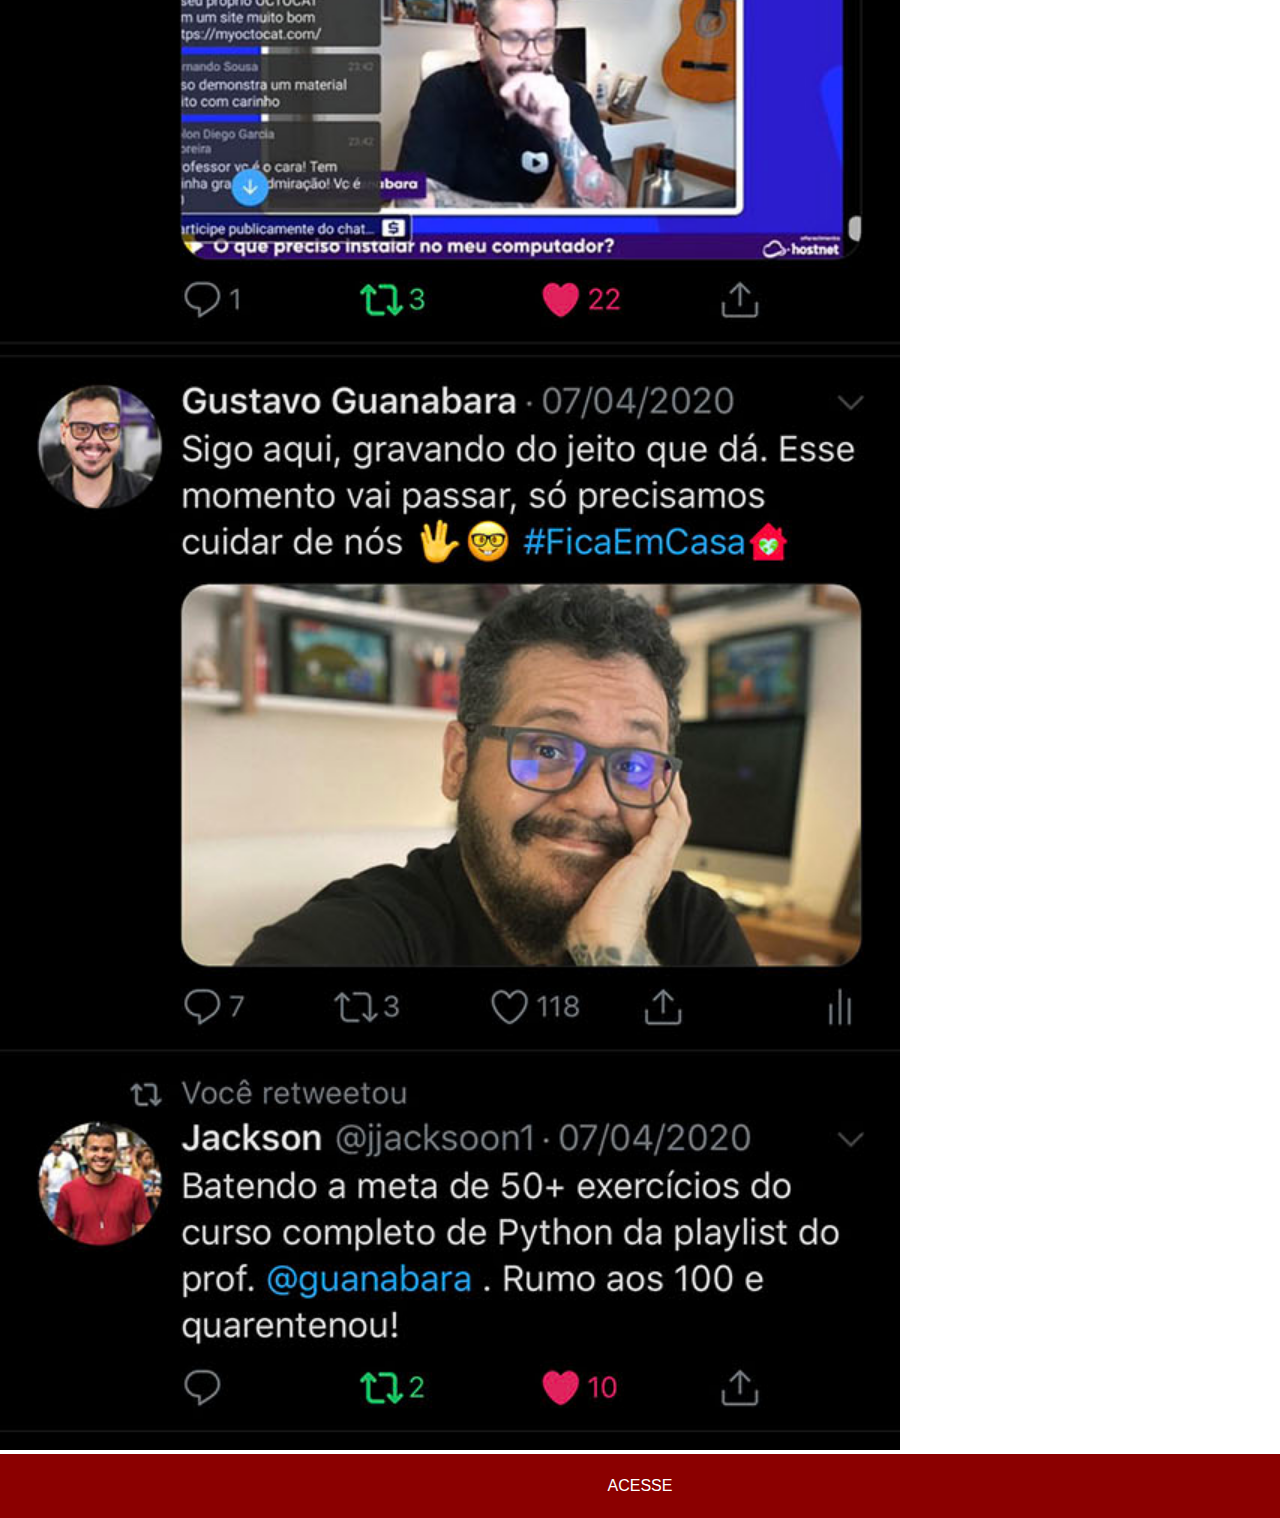
<file: twitter.html>
<!DOCTYPE html>
<html lang="pt-br">
<head>
    <meta charset="UTF-8">
    <meta http-equiv="X-UA-Compatible" content="IE=edge">
    <meta name="viewport" content="width=device-width, initial-scale=1.0">
    <title> instagram</title>
    <link rel="stylesheet" href="estilos/paginas.css">
</head>
<body>

        <img src="imagens/tela-twitter.jpg" alt="twitter">
        <a href="https://twitter.com/guanabara" target="_blank">ACESSE</a>

</body>
</html>
</file>
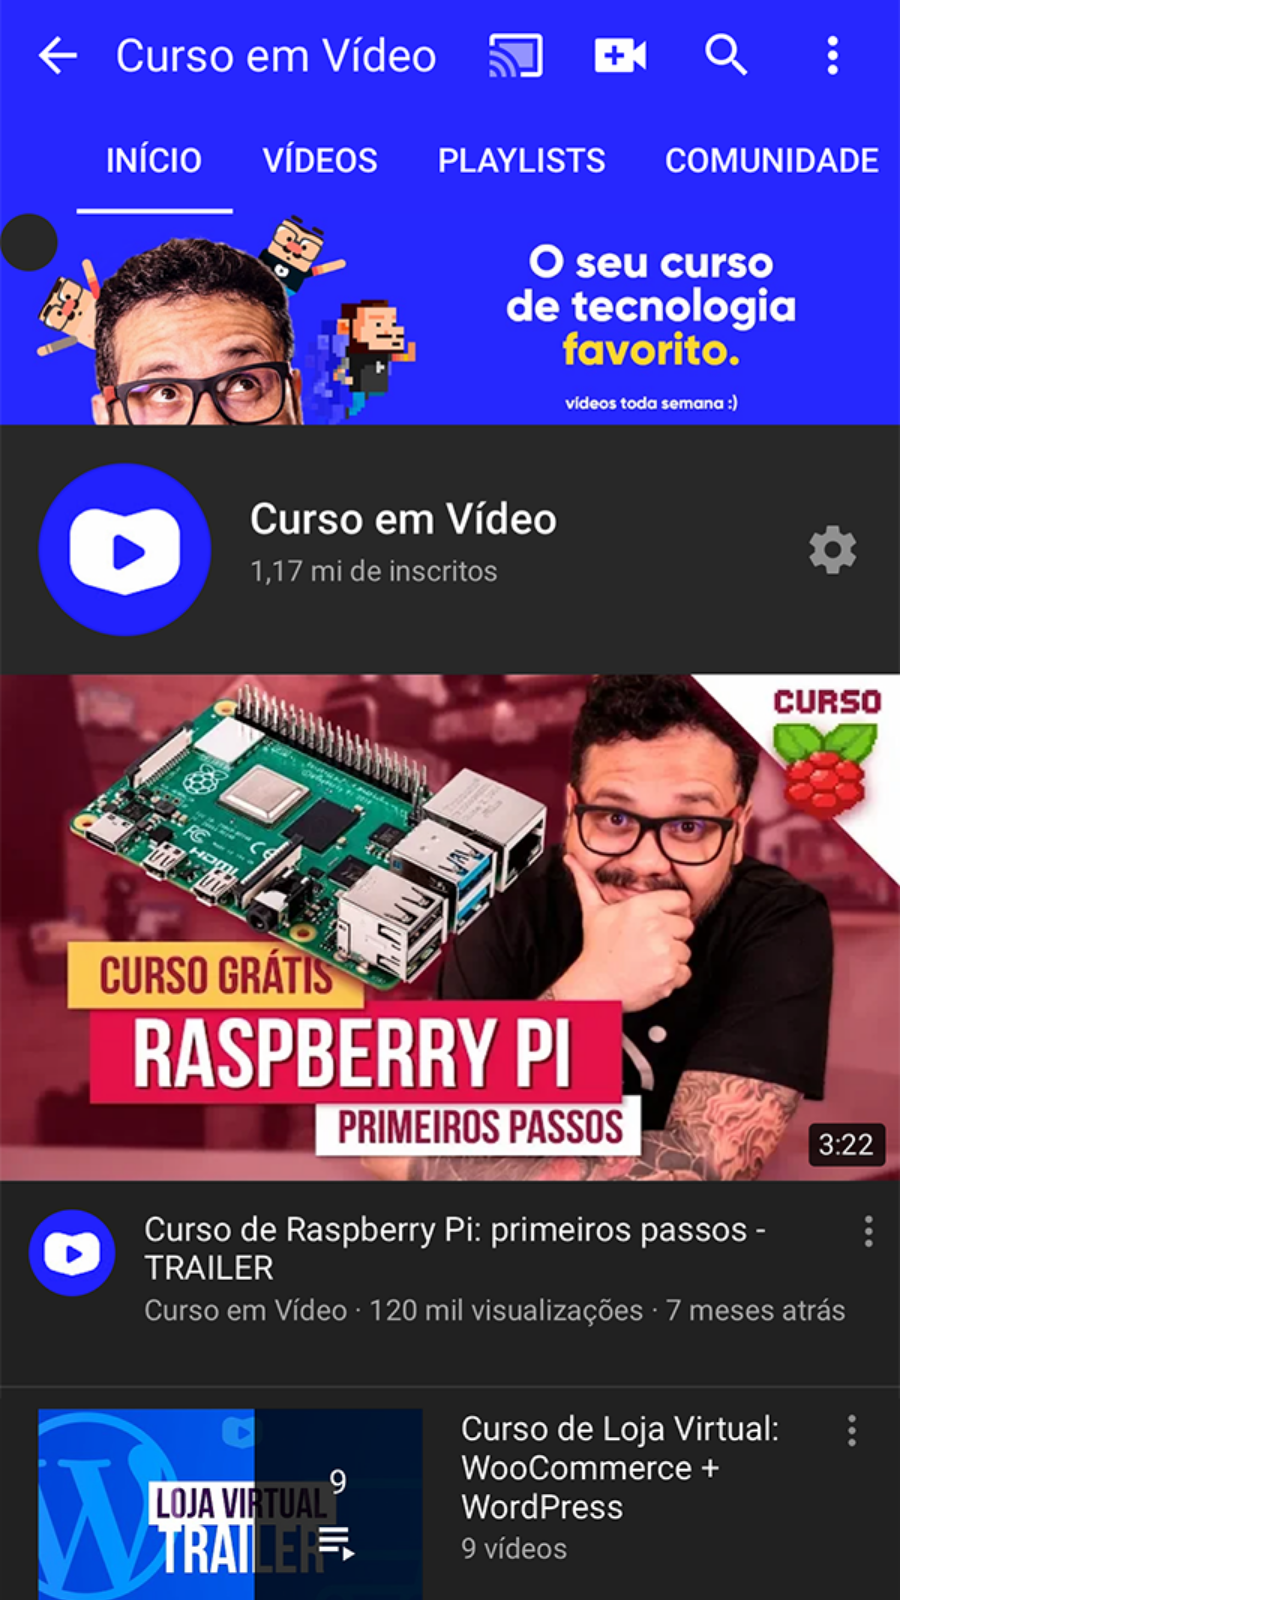
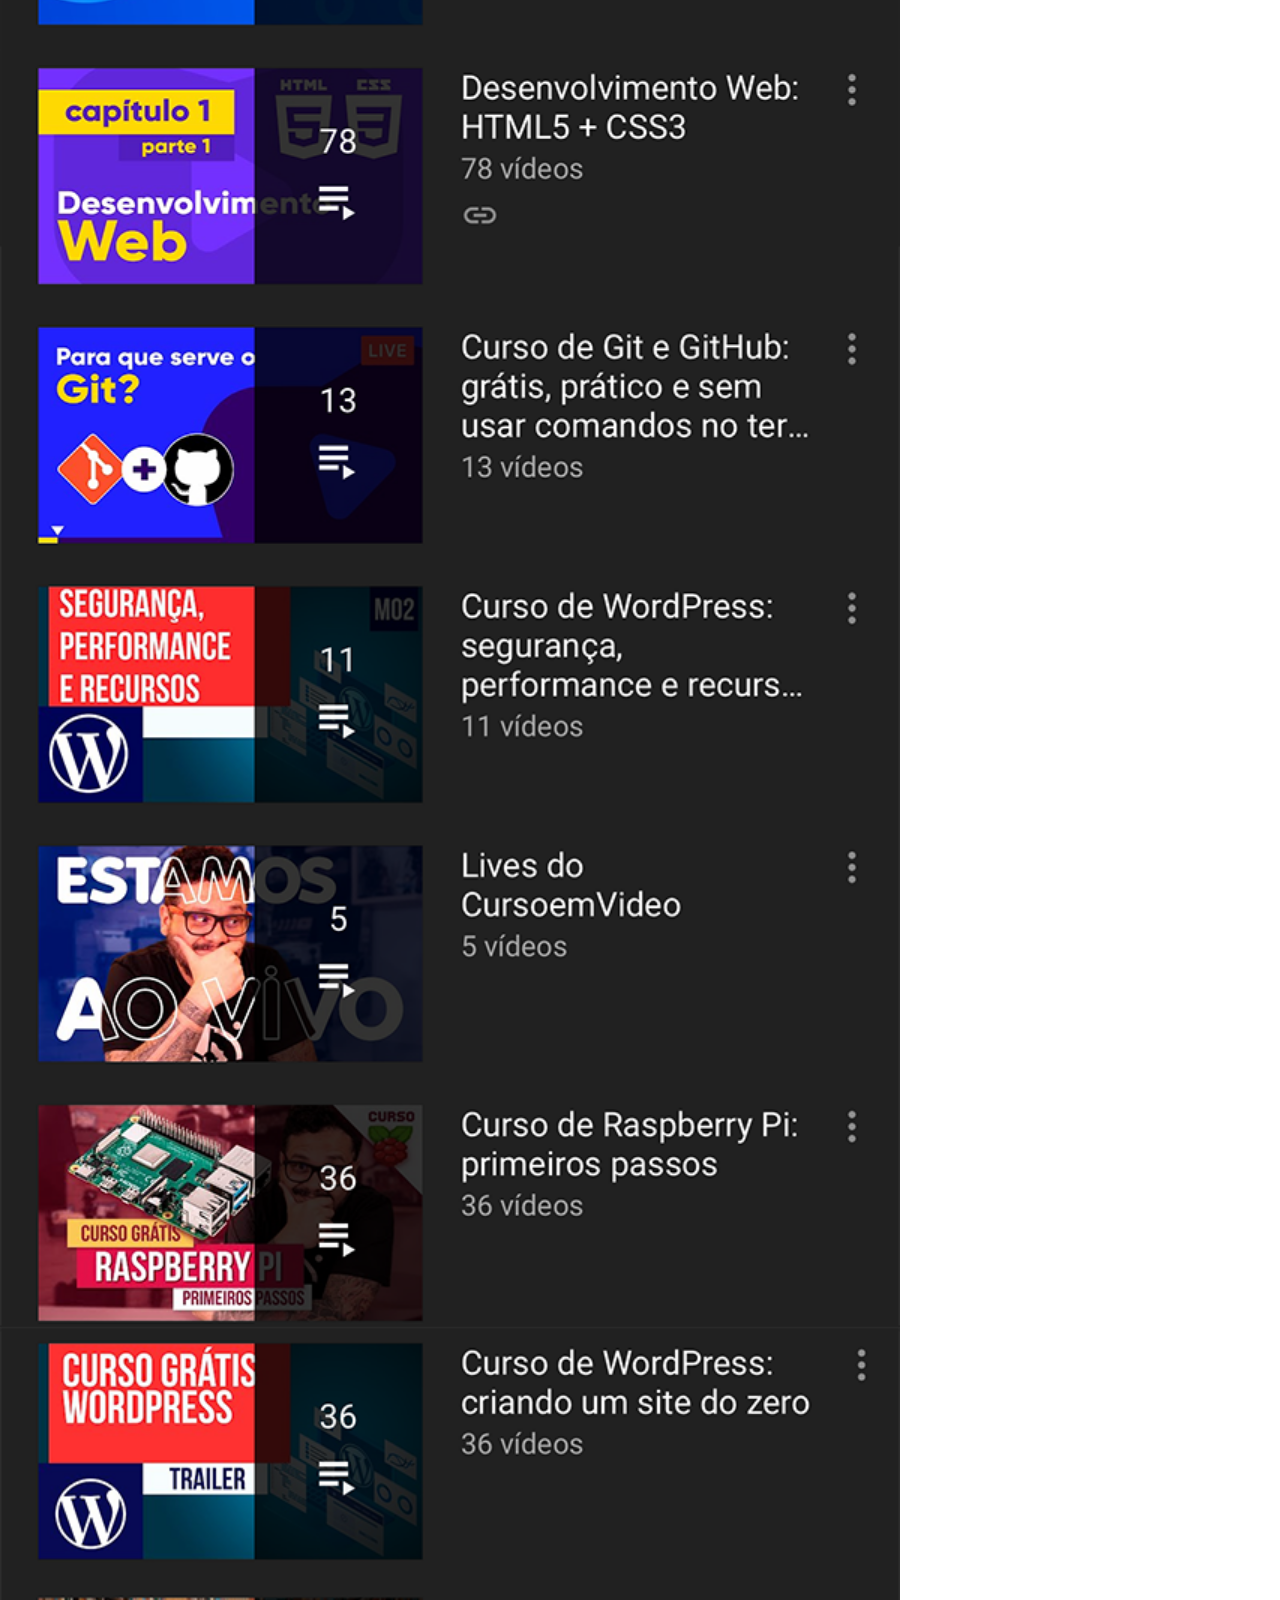
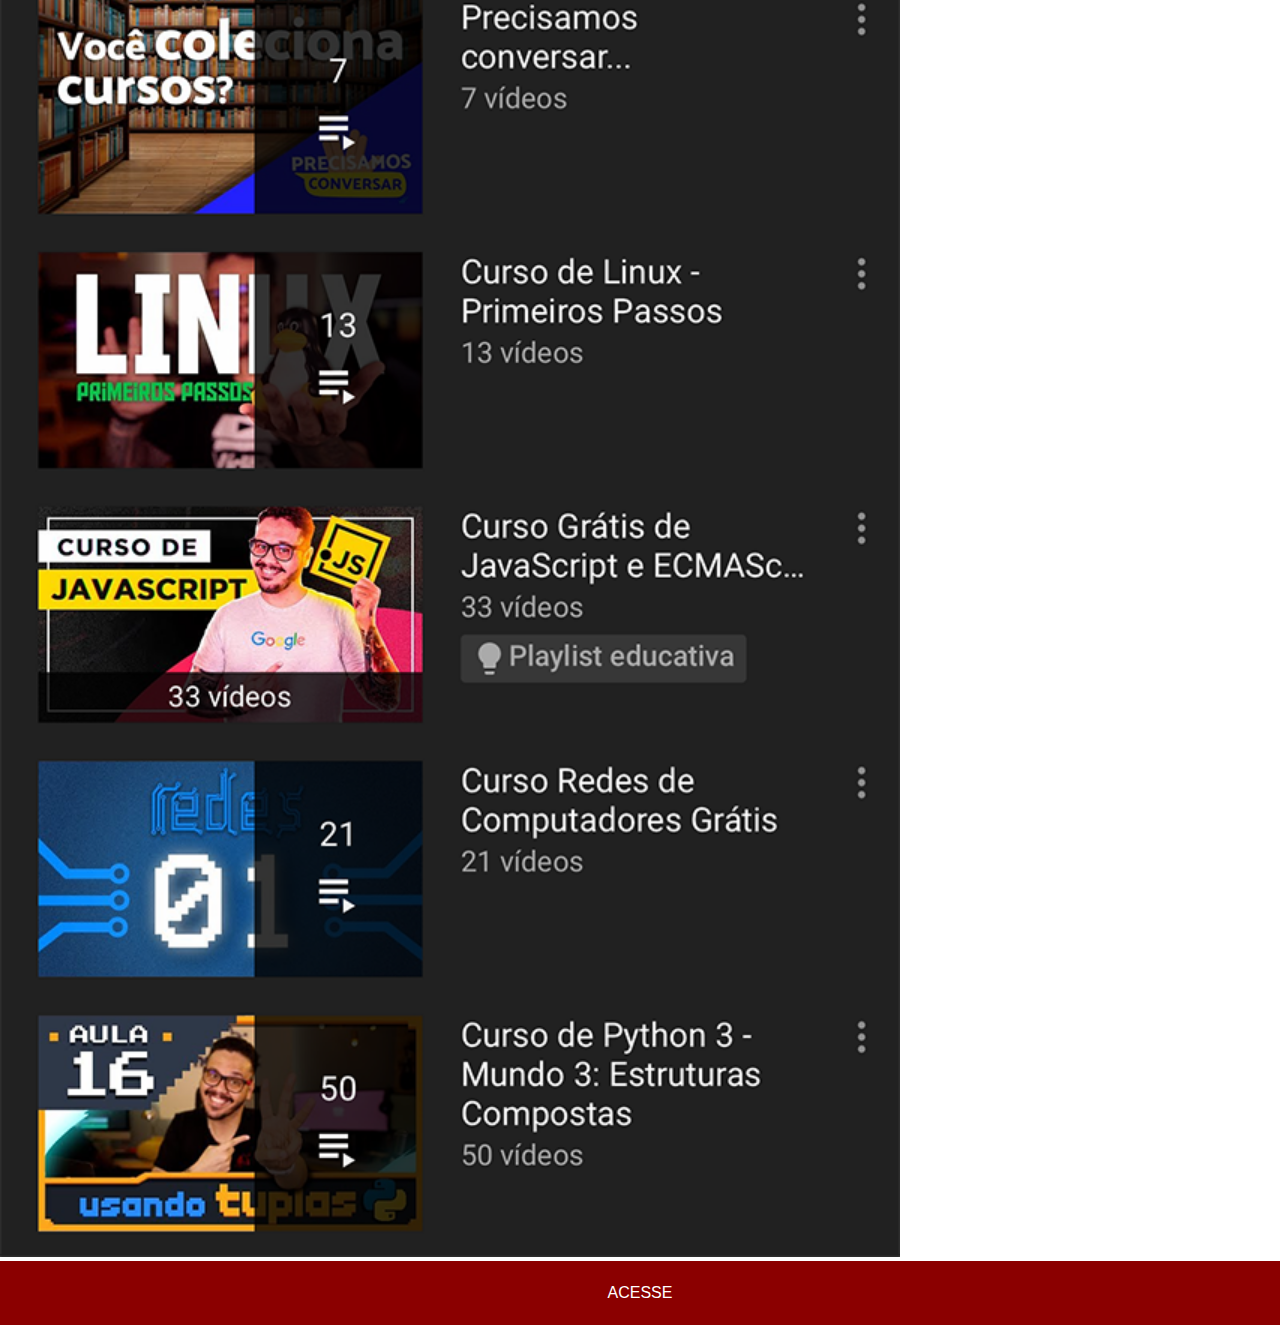
<file: youtube.html>
<!DOCTYPE html>
<html lang="pt-br">
<head>
    <meta charset="UTF-8">
    <meta http-equiv="X-UA-Compatible" content="IE=edge">
    <meta name="viewport" content="width=device-width, initial-scale=1.0">
    <title> instagram</title>
    <link rel="stylesheet" href="estilos/paginas.css">
</head>
<body>

        <img src="imagens/tela-youtube.png" alt="youtube">
        <a href="https://www.youtube.com/c/CursoemV%C3%ADdeo/playlists" target="_blank">ACESSE</a>

</body>
</html>
</file>
<file: estilos/style.css>
@charset "utf-8";

*{
    margin: 0px;
    padding: 0px;
}
html, body{
    height: 100vh;
    width: 100vw;
    background-color: aquamarine;
}
body{
    background: url('../imagens/fundo-madeira.jpg') no-repeat  top center;
    background-size: cover;
    background-attachment: fixed;
}
main{
    position: relative;
    height: 100vh;

}
section#telefone{
    position: absolute;

    background: url('../imagens/frame-iphone1.png') no-repeat;
    top: 50%;
    left: 50%;
    transform: translate(-50%, -50%);


    width: 160px;
    height: 323px;
}
iframe#tela{
    position: relative;
    top:42px;
    left: 11px;
    width: 137px;
    height: 243px;
}
section#sociais{
    text-align: right;
    padding-right: 25px;
    padding-top: 45px;
}
section#sociais  img{
    width: 40px;
    margin: 5px;
    border-radius: 50%;
    box-shadow: 1px 1px 10px 0.5px black;
    
    
}
section#sociais img:hover{
    border: 2px solid #f5deb36e;
    transform: translate(-2px, -2px);
    box-shadow: 1px 1px 10px 0.5px #00000070;
    transition:  transform 1s border 0.5s;
    

}
</file>
<file: estilos/paginas.css>
@charset "UTF-8";

*{
    margin: 0%;
    padding: 0%;
    font-family: Arial, Helvetica, sans-serif;
}
::-webkit-scrollbar{
    width: 0px;
    height: 0px;
}
img{
    width: 100vh;
}
a{
    display: block;
    background-color: darkred;
    color: white;
    padding: 23px;
    text-align: center;
    text-decoration: none;
}
</file>
